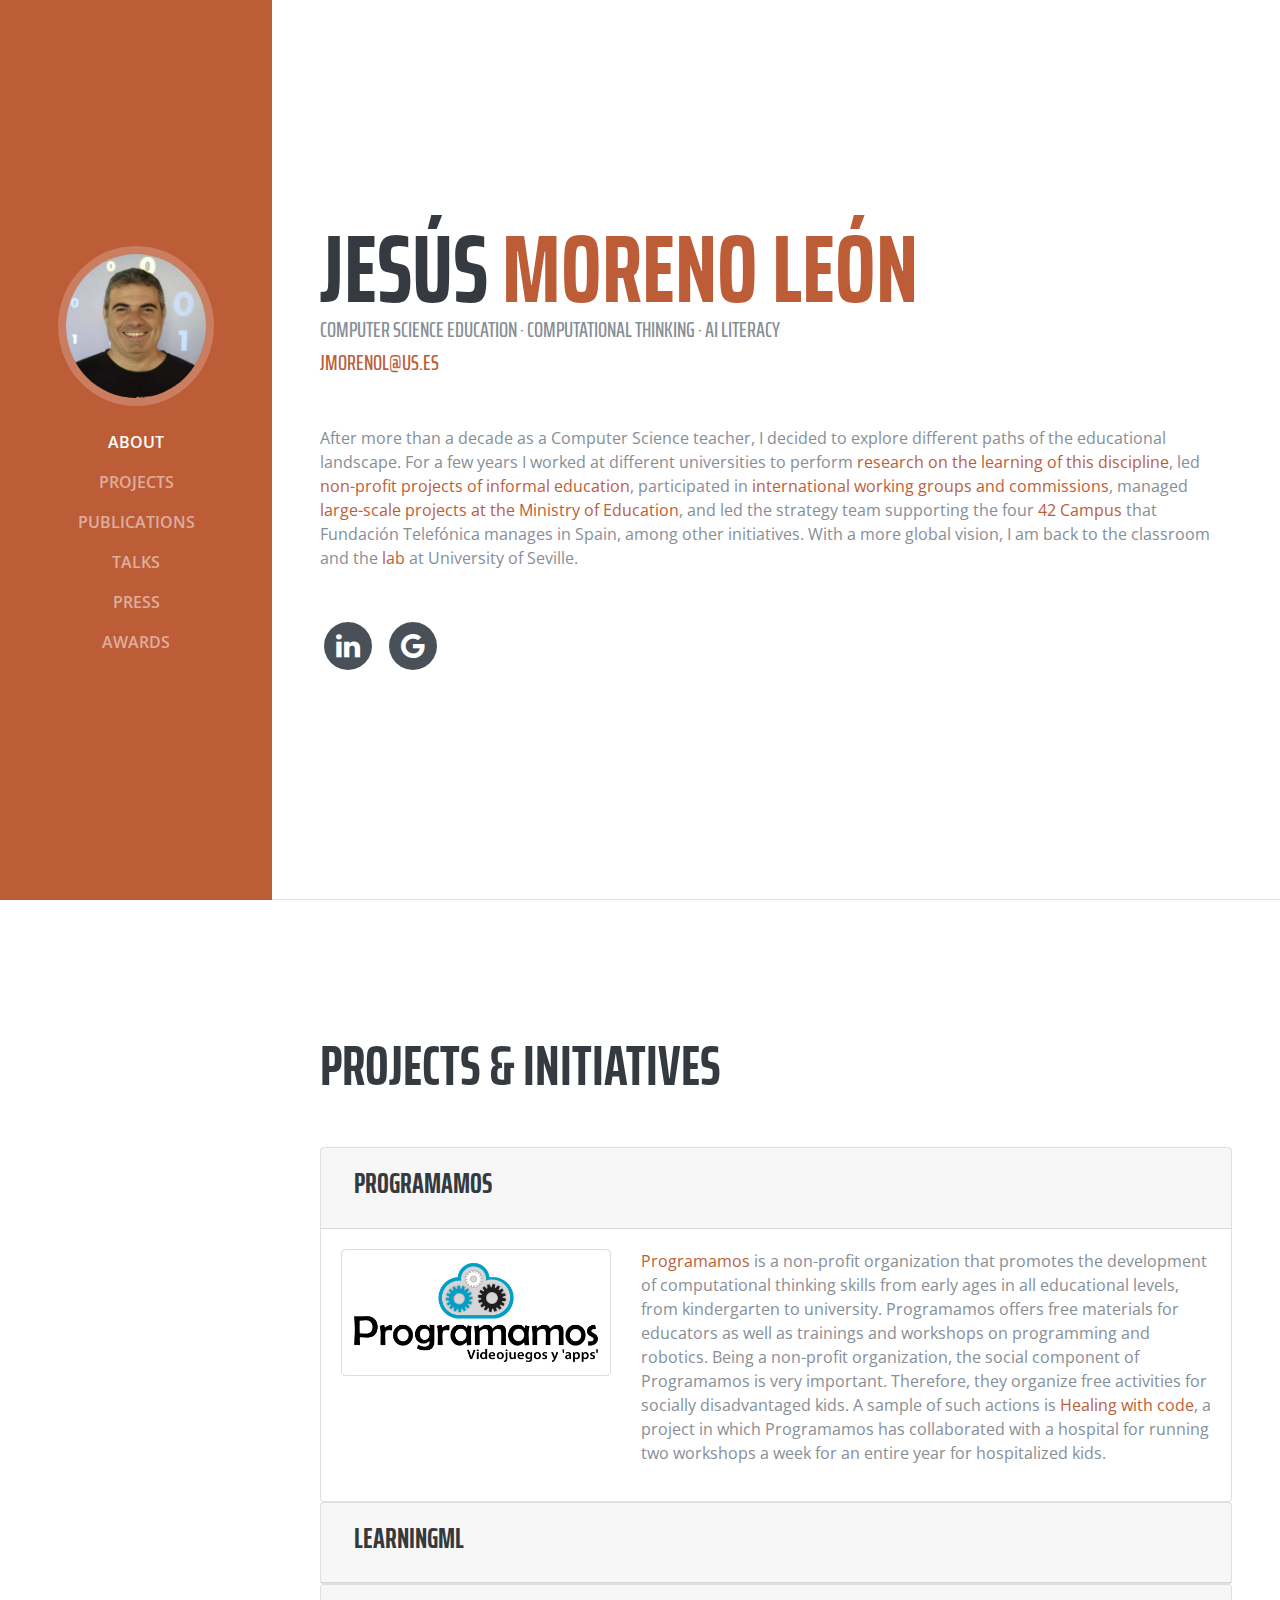
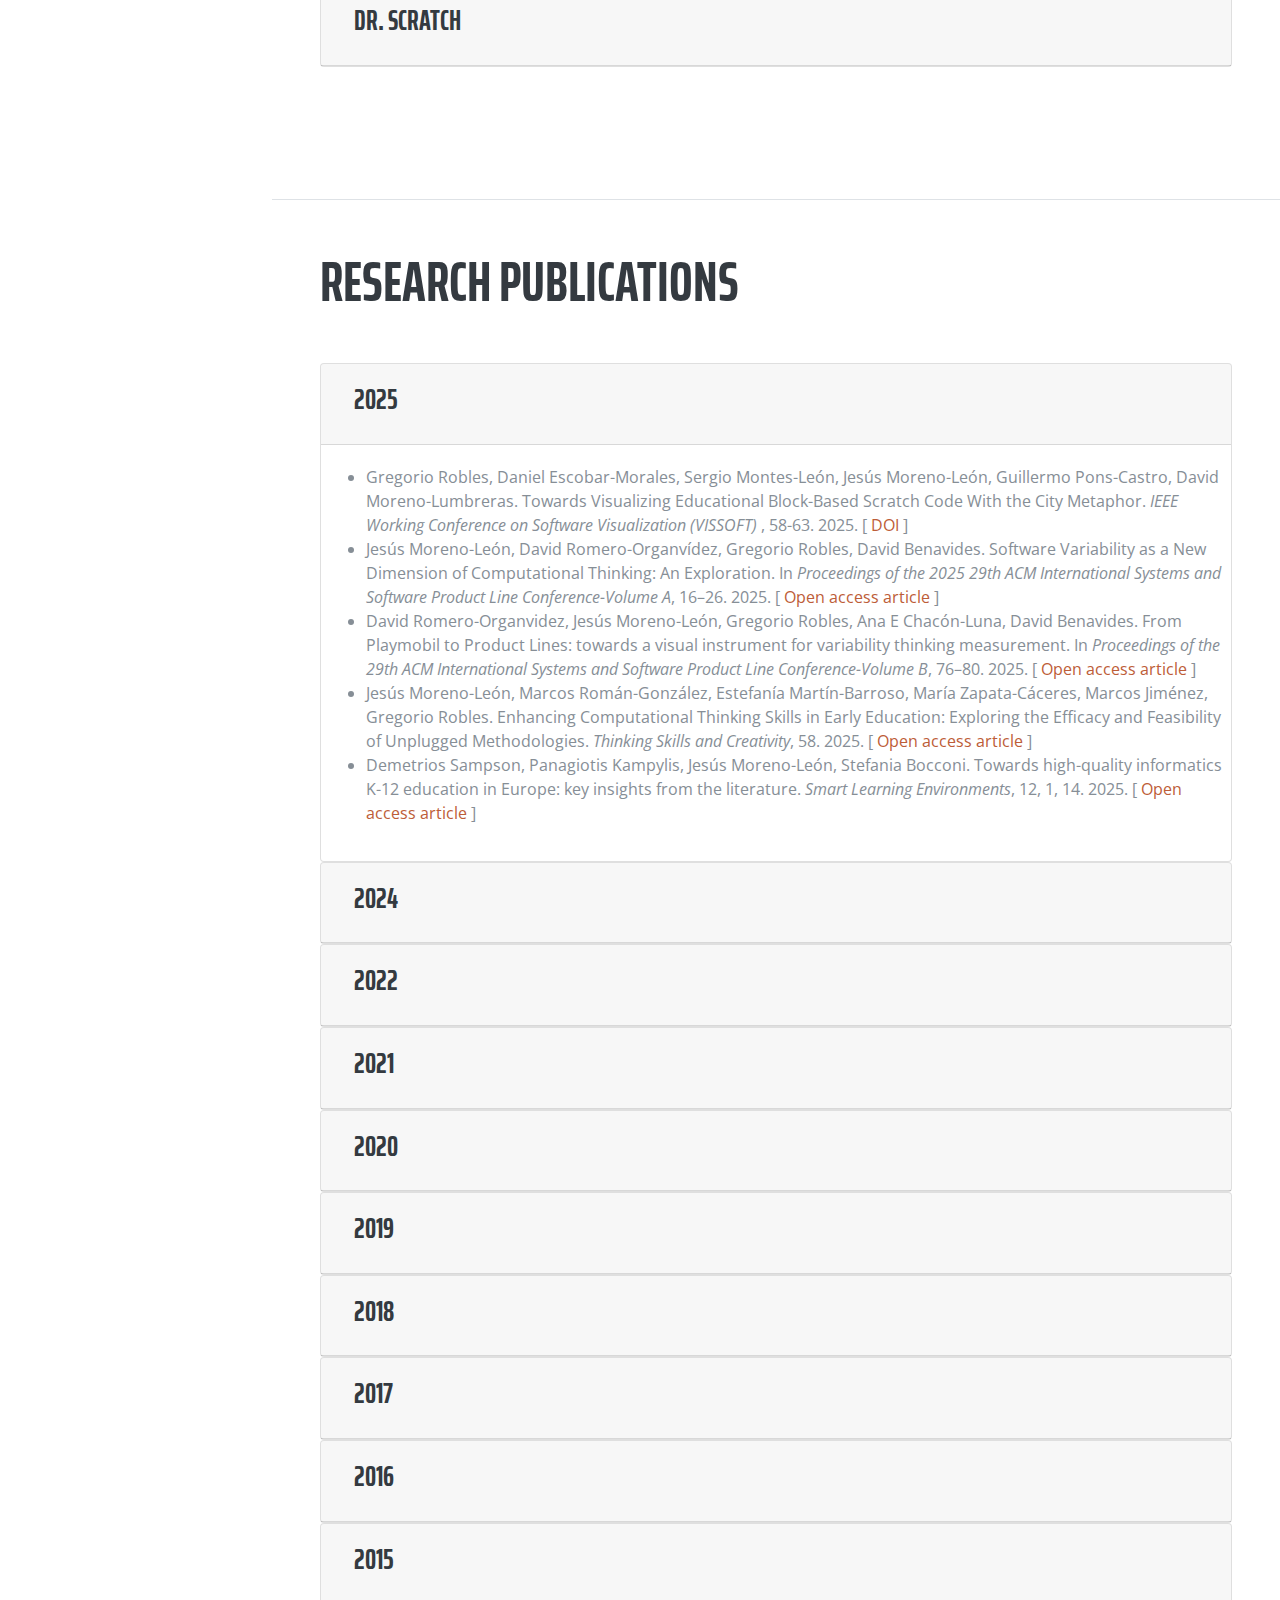
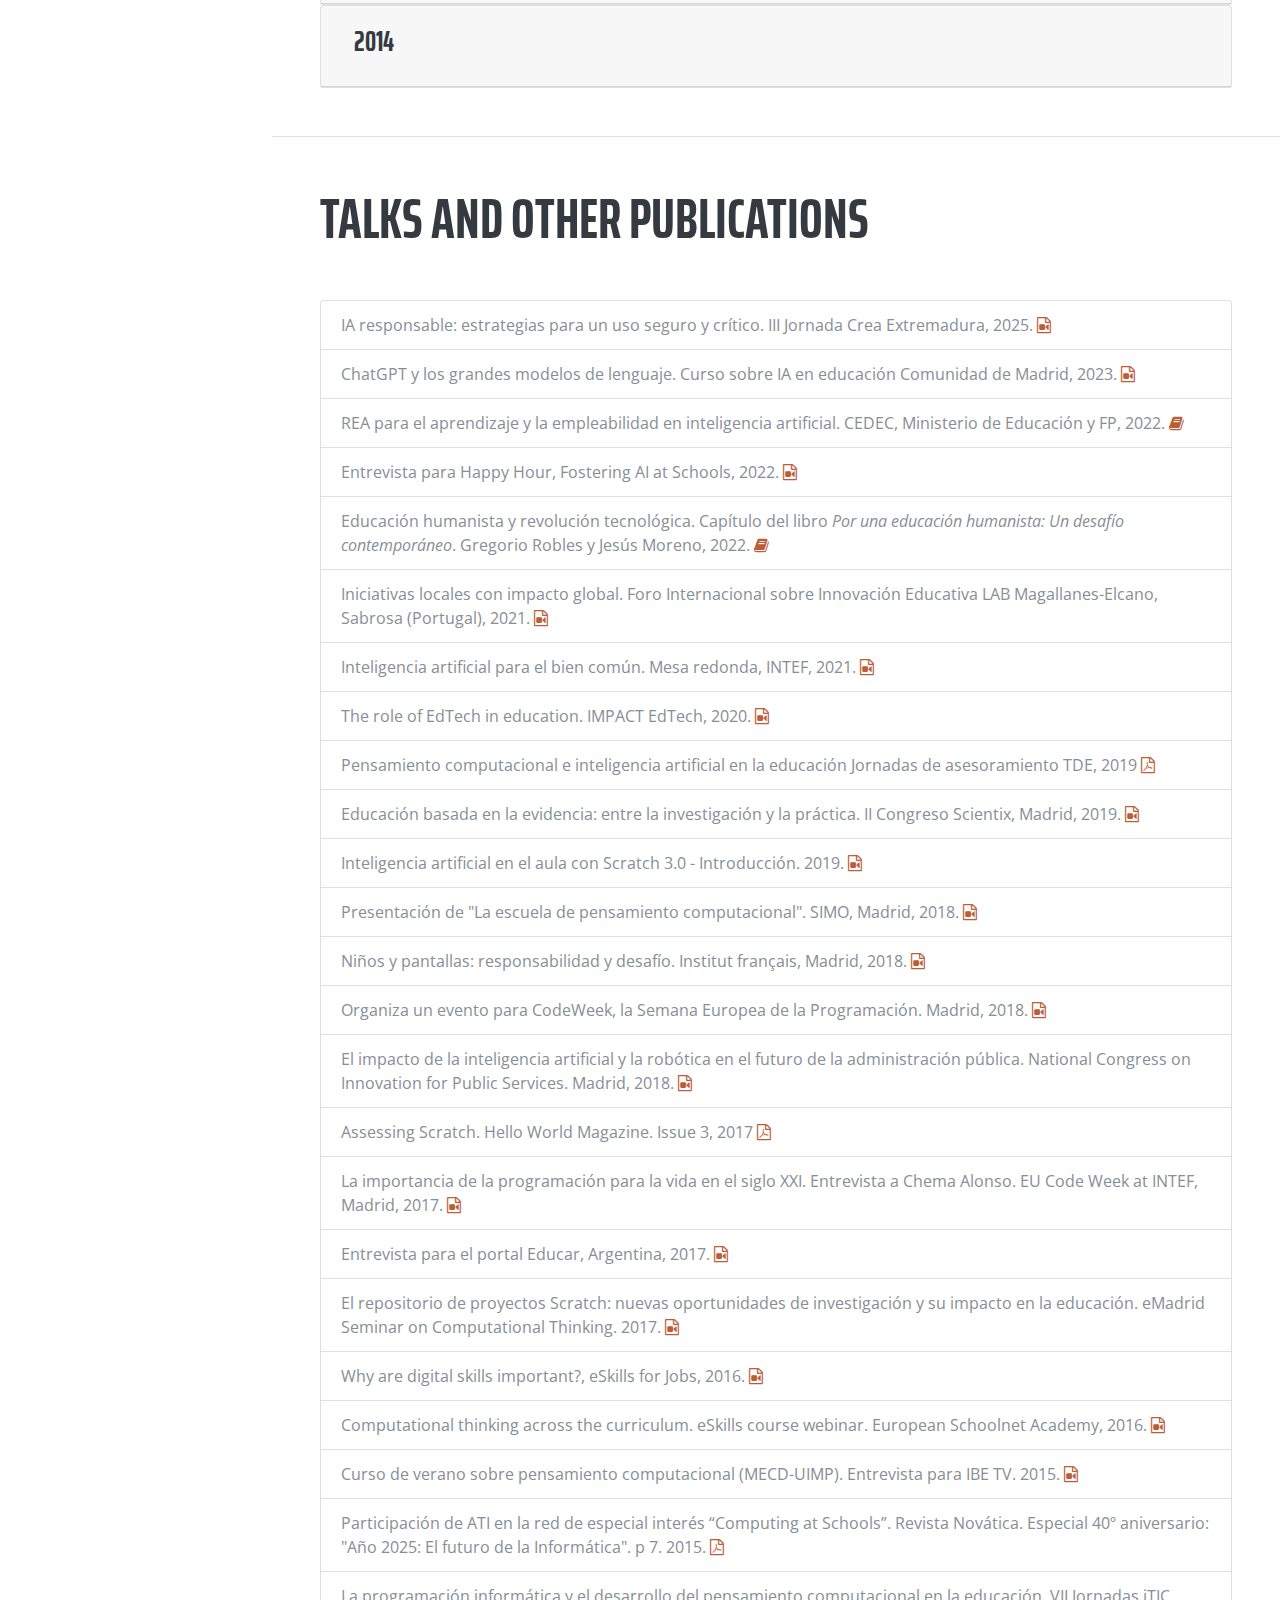
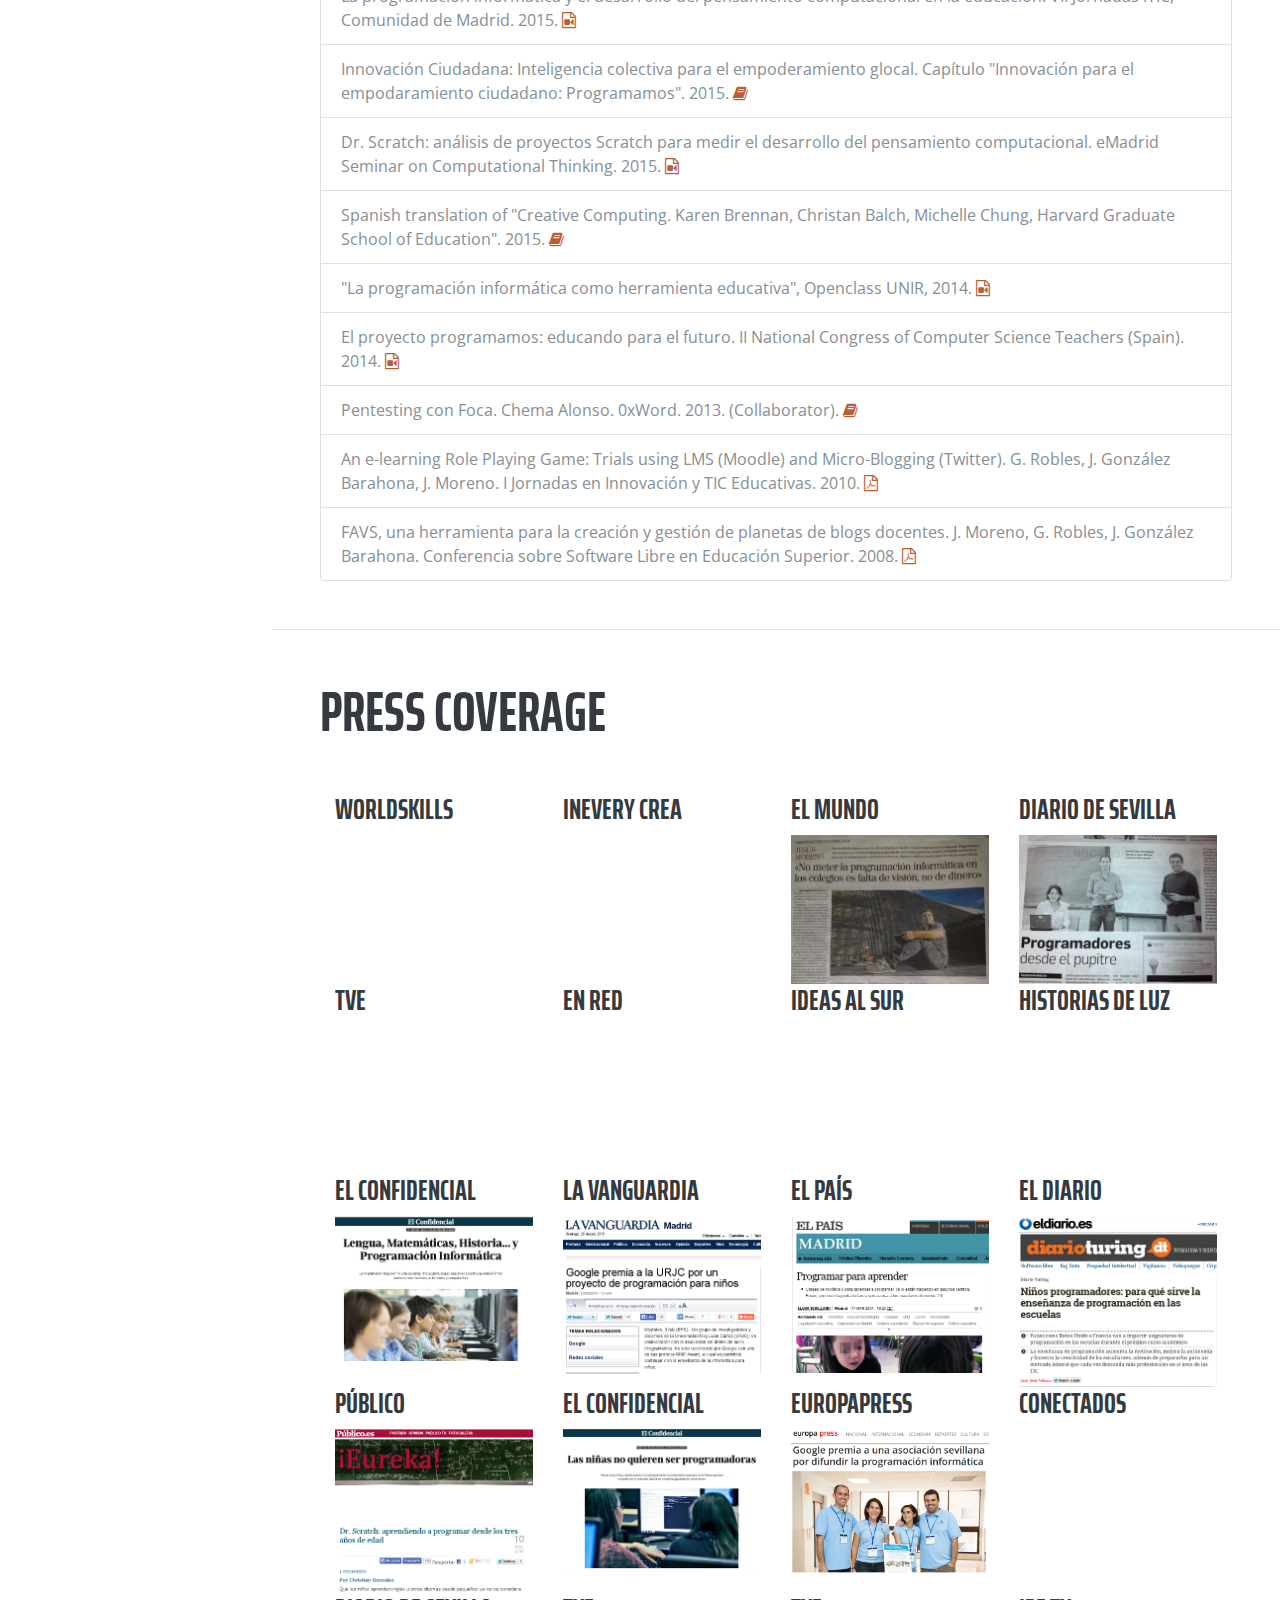
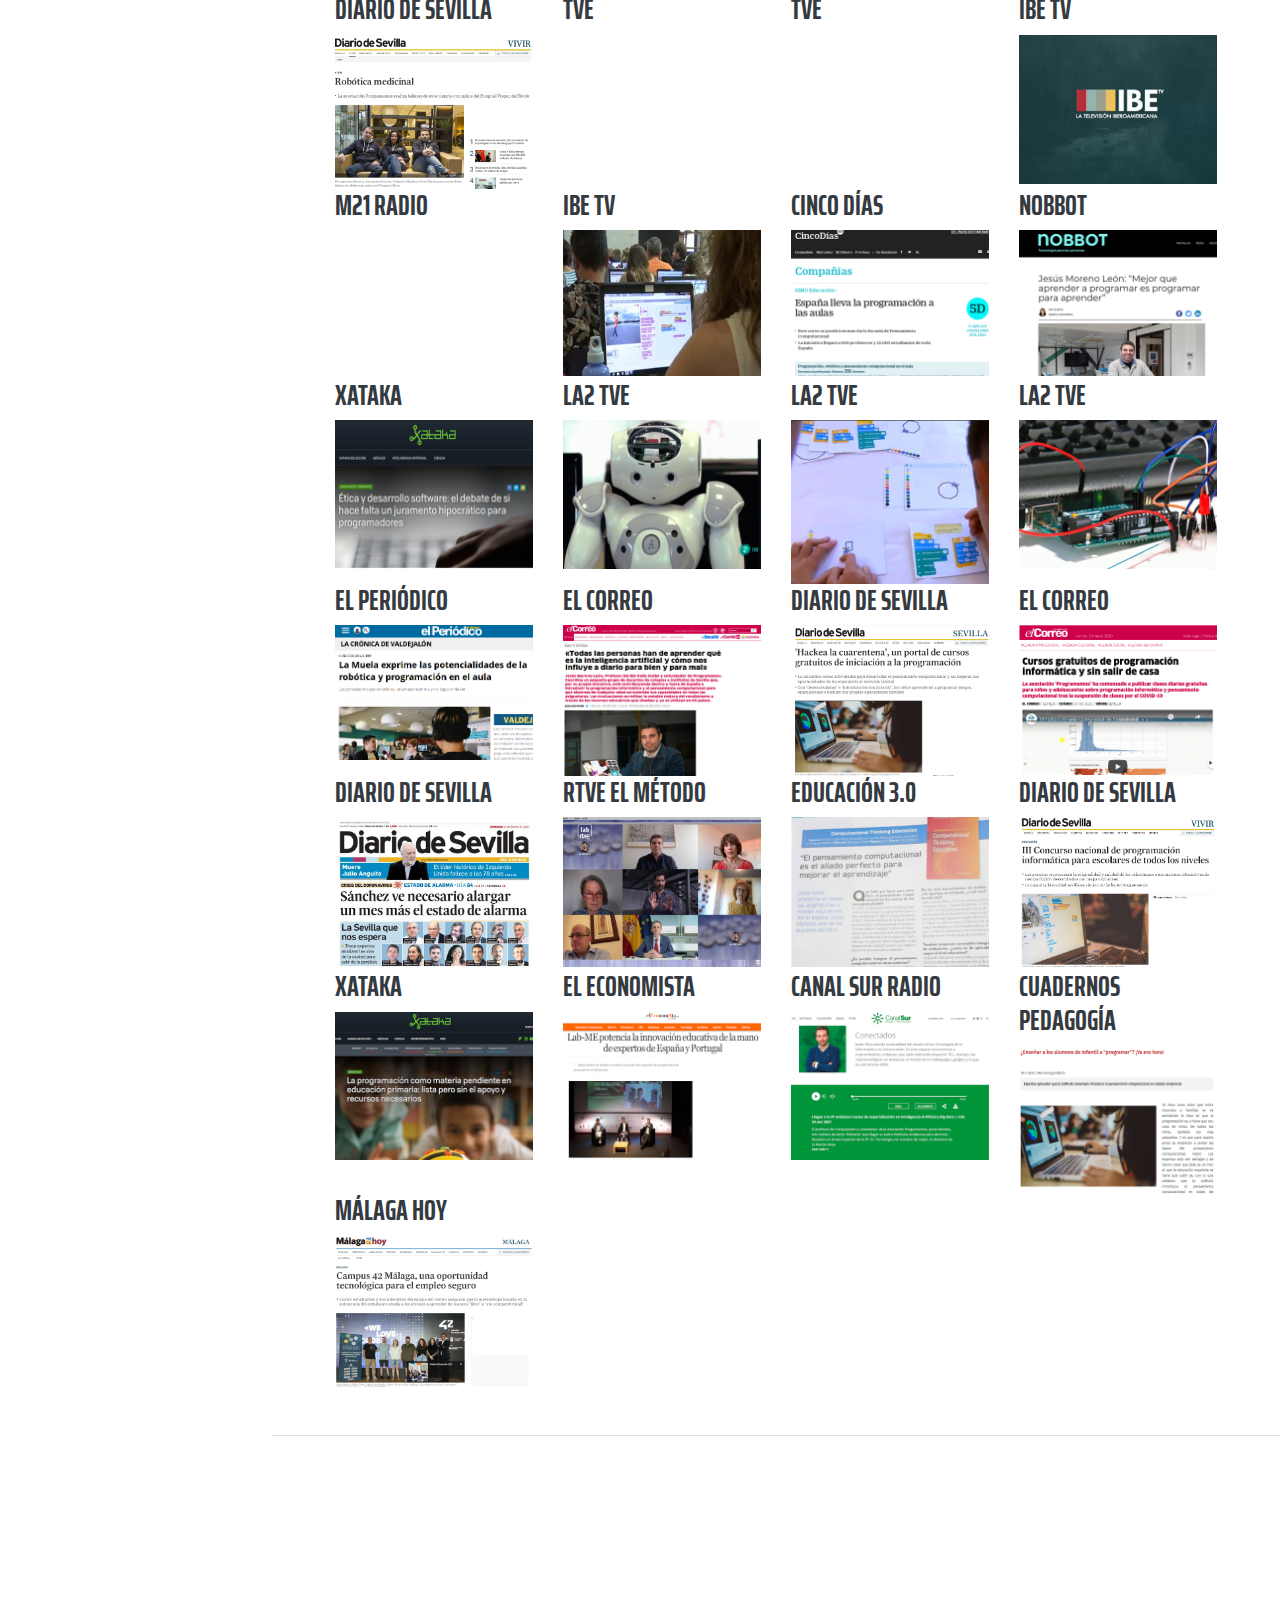
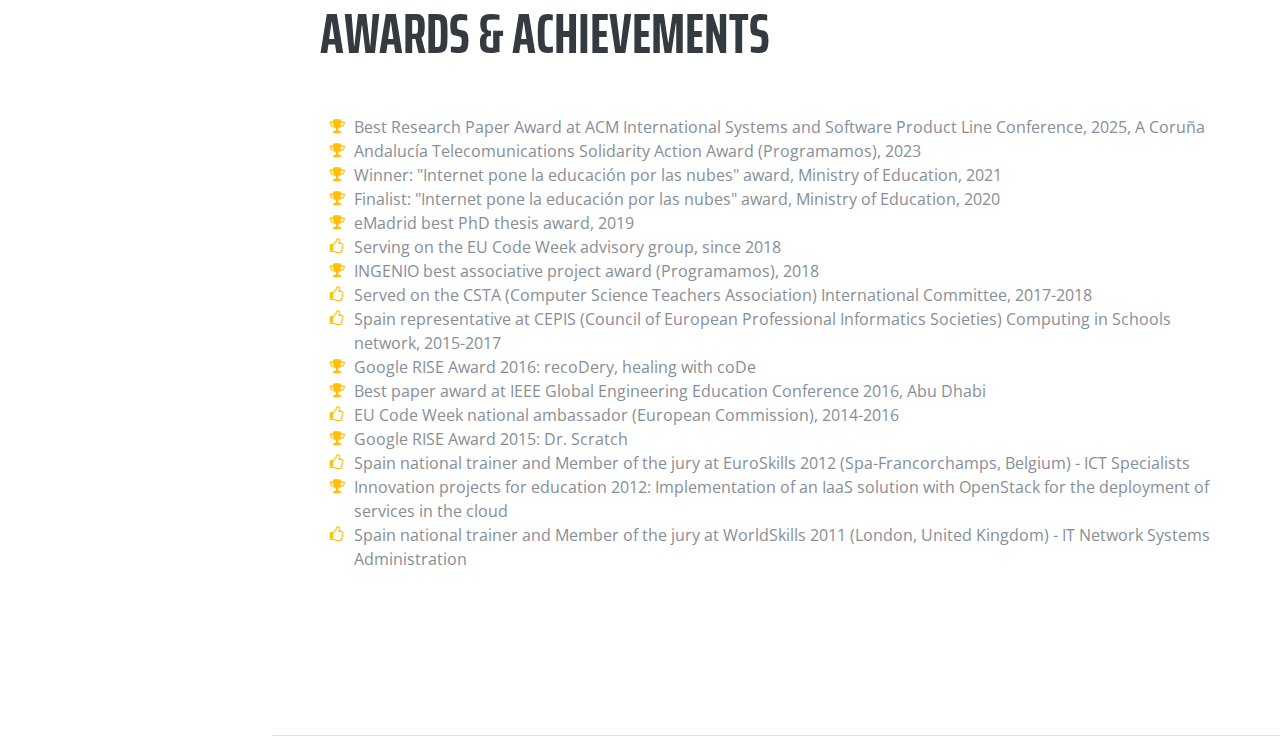
<file: index.html>
<!DOCTYPE html>
<html lang="en">

<head>

  <meta charset="utf-8">
  <meta name="viewport" content="width=device-width, initial-scale=1, shrink-to-fit=no">
  <meta name="description"
    content="Jesús Moreno León - Personal website. With information on publications, talks, press coverage and contact details, among other things.">
  <meta name="author" content="Jesús Moreno León">

  <title>Moreno León, Jesús - Personal website</title>

  <!-- Bootstrap core CSS -->
  <link href="vendor/bootstrap/css/bootstrap.min.css" rel="stylesheet">

  <!-- Custom fonts for this template -->
  <link href="https://fonts.googleapis.com/css?family=Saira+Extra+Condensed:100,200,300,400,500,600,700,800,900"
    rel="stylesheet">
  <link href="https://fonts.googleapis.com/css?family=Open+Sans:300,300i,400,400i,600,600i,700,700i,800,800i"
    rel="stylesheet">
  <link href="vendor/font-awesome/css/font-awesome.min.css" rel="stylesheet">
  <link href="vendor/devicons/css/devicons.min.css" rel="stylesheet">
  <link href="vendor/simple-line-icons/css/simple-line-icons.css" rel="stylesheet">

  <!-- Custom styles for this template -->
  <link href="css/resume.min.css" rel="stylesheet">

</head>

<body id="page-top">

  <nav class="navbar navbar-expand-lg navbar-dark bg-primary fixed-top" id="sideNav">
    <a class="navbar-brand js-scroll-trigger" href="#page-top">
      <span class="d-block d-lg-none">JeMoLe's website</span>
      <span class="d-none d-lg-block">
        <img class="img-fluid img-profile rounded-circle mx-auto mb-2" src="img/jemole_pov.jpg"
          alt="Jesús Moreno León working on his laptop during EU Code week - trabajando en su portátil durante EU Code Week">
      </span>
    </a>
    <button class="navbar-toggler" type="button" data-toggle="collapse" data-target="#navbarSupportedContent"
      aria-controls="navbarSupportedContent" aria-expanded="false" aria-label="Toggle navigation">
      <span class="navbar-toggler-icon"></span>
    </button>
    <div class="collapse navbar-collapse" id="navbarSupportedContent">
      <ul class="navbar-nav">
        <li class="nav-item">
          <a class="nav-link js-scroll-trigger" href="#about">About</a>
        </li>
        <li class="nav-item">
          <a class="nav-link js-scroll-trigger" href="#projects">Projects</a>
        </li>
        <li class="nav-item">
          <a class="nav-link js-scroll-trigger" href="#publications">Publications</a>
        </li>
        <li class="nav-item">
          <a class="nav-link js-scroll-trigger" href="#talks">Talks</a>
        </li>
        <li class="nav-item">
          <a class="nav-link js-scroll-trigger" href="#media">Press</a>
        </li>
        <li class="nav-item">
          <a class="nav-link js-scroll-trigger" href="#awards">Awards</a>
        </li>
      </ul>
    </div>
  </nav>

  <div class="container-fluid p-0">

    <section class="resume-section p-3 p-lg-5 d-flex d-column" id="about">
      <div class="my-auto">
        <h1 class="mb-0">Jesús
          <span class="text-primary">Moreno León</span>
        </h1>
        <div class="subheading mb-5">Computer science education · Computational Thinking · AI literacy <br>
          <a href="mailto:jmorenol@us.es">jmorenol@us.es</a>
        </div>
        <p class="mb-5">After more than a decade as a Computer Science teacher, I decided to explore different paths
          of the educational landscape. For a few years I worked at different universities to perform <a
            href="https://www.researchgate.net/publication/323812423_On_the_Development_of_Computational_Thinking_Skills_in_Schools_through_Computer_Programming_with_Scratch"
            target="_blank">research on the learning of this discipline</a>, led <a href="http://programamos.es"
            target="_blank">non-profit projects of informal education</a>, participated in <a href="http://codeweek.eu"
            target="_blank">international working groups and commissions</a>, managed <a
            href="https://intef.es/tecnologia-educativa/pensamiento-computacional/" target="_blank">large-scale projects
            at the Ministry of Education</a>, and led the strategy team supporting the four <a href="https://www.fundaciontelefonica.com/empleabilidad/campus-42/" target="_blank">42 Campus</a> 
            that Fundación Telefónica manages in Spain, among other initiatives. 
            With a more global vision, I am back to the classroom and the <a href="https://www.diversolab.us.es/" target="_blank">lab</a> at University of Seville.
        </p>
        <ul class="list-inline list-social-icons mb-0">
          <li class="list-inline-item">
            <a href="https://es.linkedin.com/in/morenoleonjesus" target="_blank">
              <span class="fa-stack fa-lg">
                <i class="fa fa-circle fa-stack-2x"></i>
                <i class="fa fa-linkedin fa-stack-1x fa-inverse"></i>
              </span>
            </a>
          </li>
          <li class="list-inline-item">
            <a href="https://scholar.google.com/citations?user=ADmHd7sAAAAJ&hl=es" target="_blank">
              <span class="fa-stack fa-lg">
                <i class="fa fa-circle fa-stack-2x"></i>
                <i class="fa fa-google fa-stack-1x fa-inverse"></i>
              </span>
            </a>
          </li>
        </ul>
      </div>
    </section>

    <section class="resume-section p-3 p-lg-5 d-flex flex-column" id="projects">
      <div class="my-auto">
        <h2 class="mb-5">Projects & initiatives</h2>

        <div id="accordion">
          <div class="card">
            <div class="card-header" id="headingOne">
              <h4 class="mb-0">
                <button class="btn btn-link" data-toggle="collapse" data-target="#collapseOne" aria-expanded="true"
                  aria-controls="collapseOne">
                  <h3>Programamos</h3>
                </button>
              </h4>
            </div>

            <div id="collapseOne" class="collapse show" aria-labelledby="headingOne" data-parent="#accordion">
              <div class="card-body">
                <div class="row">
                  <div class="col-sm-4">
                    <a href="https://programamos.es/" target="_blank"><img src="img/ProgramamosLogo.png"
                        class="img-responsive img-thumbnail" alt="Programamos" max-width="100px" width="100%"></a>
                  </div>
                  <div class="col-sm-8">
                    <p><a href="https://programamos.es/" target="_blank">Programamos</a> is a non-profit organization
                      that promotes the development of computational thinking skills from early ages in all educational
                      levels, from kindergarten to university. Programamos offers free materials for educators as well
                      as trainings and workshops on programming and robotics. Being a non-profit organization, the
                      social component of Programamos is very important. Therefore, they organize free activities for
                      socially disadvantaged kids. A sample of such actions is <a
                        href="https://medium.com/scratchteam-blog/healing-with-code-8fcb38900d8b"
                        target="_blank">Healing with code</a>, a project in which Programamos has collaborated with a
                      hospital for running two workshops a week for an entire year for hospitalized kids.</p>
                  </div>
                </div>
              </div>
            </div>
          </div>
          <div class="card">
            <div class="card-header" id="headingTwo">
              <h4 class="mb-0">
                <button class="btn btn-link collapsed" data-toggle="collapse" data-target="#collapseTwo"
                  aria-expanded="false" aria-controls="collapseTwo">
                  <h3>LearningML</h3>
                </button>
              </h4>
            </div>
            <div id="collapseTwo" class="collapse" aria-labelledby="headingTwo" data-parent="#accordion">
              <div class="card-body">
                <div class="row">
                  <div class="col-sm-4">
                    <a href="https://learningml.org/" target="_blank"><img src="img/learningML.png"
                        class="img-responsive img-thumbnail" alt="LearningML" max-width="100px" width="100%"></a>
                  </div>
                  <div class="col-sm-8">
                    <p><a href="https://learningml.org/" target="_blank">LearningML</a> is an educational platform for
                      teaching and learning about one of the most widely used artificial intelligence techniques today:
                      machine learning. The tool greatly facilitates the construction of machine learning models, since
                      it focuses on the fundamentals and hides the most complex aspects. In three simple steps you can
                      obtain a machine learning model both from text or images sets. LarningML also includes a
                      programming environment, based on Scratch, where you can program applications that make use of
                      your machine learning models. LearningML is developed by <a href="http://juandarodriguez.es/"
                        target="_blank">Juan David Rodríguez García</a> and the <a href="https://kgblll.github.io/"
                        target="_blank"> KGBL3 research group</a>.</p>
                  </div>
                </div>
              </div>
            </div>
          </div>
          <div class="card">
            <div class="card-header" id="headingThree">
              <h4 class="mb-0">
                <button class="btn btn-link collapsed" data-toggle="collapse" data-target="#collapseThree"
                  aria-expanded="false" aria-controls="collapseThree">
                  <h3>Dr. Scratch</h3>
                </button>
              </h4>
            </div>
            <div id="collapseThree" class="collapse" aria-labelledby="headingThree" data-parent="#accordion">
              <div class="card-body">
                <div class="row">
                  <div class="col-sm-4">
                    <a href="http://drscratch.org/" target="_blank"><img src="img/drscratchlogo.png"
                        class="img-responsive img-thumbnail" alt="Dr. Scratch" max-width="100px" width="100%"></a>
                  </div>
                  <div class="col-sm-8">
                    <p><a href="http://drscratch.org/" target="_blank">Dr. Scratch</a> is a web application that enables
                      teachers and students to automatically analyze projects created with <a
                        href="https://scratch.mit.edu" target="_blank">Scratch</a>, the most used programming language
                      in primary and secondary education. The tool provides feedback aiming to support learners to
                      improve their code and develop their computational thinking skills. Dr. Scratch is used worldwide
                      by students, educators, goverments, researchers and non-prift organizations to evaluate and assess
                      programming interventions. The tool is developed by the <a href="https://kgblll.github.io/"
                        target="_blank"> KGBL3 research group</a></p>
                  </div>
                </div>
              </div>
            </div>
          </div>
        </div>

      </div>
    </section>

    <section class="resume-section p-3 p-lg-5 d-flex flex-column" id="publications">
      <div class="my-auto">
        <h2 class="mb-5">Research publications</h2>

        <div id="accordion2">

          <div class="card">
            <div class="card-header" id="headingZero2">
              <h4 class="mb-0">
                <button class="btn btn-link" data-toggle="collapse" data-target="#collapseZero2" aria-expanded="true"
                  aria-controls="collapseZero2">
                  <h3>2025</h3>
                </button>
              </h4>
            </div>
            <div id="collapseZero2" class="collapse show" aria-labelledby="headingZero2" data-parent="#accordion2">
              <div class="card-body">
                <div class="row">
                  <ul class="ul">
                    <li>
                      Gregorio Robles, Daniel Escobar-Morales, Sergio Montes-León, Jesús Moreno-León, Guillermo Pons-Castro, David Moreno-Lumbreras.
                      Towards Visualizing Educational Block-Based Scratch Code With the City Metaphor.
                      <em> IEEE Working Conference on Software Visualization (VISSOFT)  </em>, 58-63. 2025.
                      [&nbsp;<a href="https://ieeexplore.ieee.org/abstract/document/11175659" target="_blank">DOI</a>&nbsp;]
                    </li>
                    <li>
                      Jesús Moreno-León, David Romero-Organvídez, Gregorio Robles, David Benavides.
                      Software Variability as a New Dimension of Computational Thinking: An Exploration. In
                      <em>Proceedings of the 2025 29th ACM International Systems and Software Product Line Conference-Volume A</em>, 16–26. 2025.
                      [&nbsp;<a href="https://dl.acm.org/doi/full/10.1145/3744915.3748459"                         target="_blank">Open access article</a>&nbsp;]
                    </li>
                    <li>
                      David Romero-Organvidez, Jesús Moreno-León, Gregorio Robles, Ana E Chacón-Luna, David Benavides.
                      From Playmobil to Product Lines: towards a visual instrument for variability thinking measurement. In
                      <em>Proceedings of the 29th ACM International Systems and Software Product Line Conference-Volume B</em>, 76–80. 2025.
                      [&nbsp;<a href="https://dl.acm.org/doi/full/10.1145/3748269.3749380"                         target="_blank">Open access article</a>&nbsp;]
                    </li>
                    <li>
                      Jesús Moreno-León, Marcos Román-González, Estefanía Martín-Barroso, María Zapata-Cáceres, Marcos Jiménez, Gregorio Robles.
                      Enhancing Computational Thinking Skills in Early Education: Exploring the Efficacy and Feasibility of Unplugged Methodologies.
                      <em>Thinking Skills and Creativity</em>, 58. 2025.
                      [&nbsp;<a href="https://www.sciencedirect.com/science/article/abs/pii/S1871187125001282"                         target="_blank">Open access article</a>&nbsp;]
                    </li>
                    <li>
                      Demetrios Sampson, Panagiotis Kampylis, Jesús Moreno-León, Stefania Bocconi.
                      Towards high-quality informatics K-12 education in Europe: key insights from the literature.
                      <em>Smart Learning Environments</em>, 12, 1, 14. 2025.
                      [&nbsp;<a href="https://link.springer.com/article/10.1186/s40561-025-00366-5"                         target="_blank">Open access article</a>&nbsp;]
                    </li>
                  </ul>
                </div>
              </div>
            </div>
          </div>


          <div class="card">
            <div class="card-header" id="heading2024">
              <h4 class="mb-0">
                <button class="btn btn-link collapsed" data-toggle="collapse" data-target="#collapse2024" aria-expanded="false"
                  aria-controls="collapse2024">
                  <h3>2024</h3>
                </button>
              </h4>
            </div>
            <div id="collapse2024" class="collapse" aria-labelledby="heading2024" data-parent="#accordion2">
              <div class="card-body">
                <div class="row">
                  <ul class="ul">
                    <li>
                      Marcos Jiménez, María Zapata-Cáceres, Marcos Román-González, Gregorio Robles, Jesús Moreno-León & Estefanía Martín-Barroso. 
                      Computational Concepts and their Assessment in Preschool Students: An Empirical Study.
                      <em> Journal of Science Education and Technology  </em>, 33, 998–1020. 2024.
                      [&nbsp;<a href="https://link.springer.com/article/10.1007/s10956-024-10142-8" target="_blank">DOI</a>&nbsp;]
                    </li>
                    <li>
                      Jesús Moreno-León, David Romero-Organvídez, Gregorio Robles, David Benavides.
                      Software Variability as a New Dimension of Computational Thinking: An Exploration. In
                      <em>Proceedings of the 2025 29th ACM International Systems and Software Product Line Conference-Volume A</em>, 16–26. 2025.
                      [&nbsp;<a href="https://dl.acm.org/doi/abs/10.1145/3744915.3748459"                         target="_blank">Open access article</a>&nbsp;]
                    </li>
                  </ul>
                </div>
              </div>
            </div>
          </div>


          <div class="card">
            <div class="card-header" id="heading2022">
              <h4 class="mb-0">
                <button class="btn btn-link collapsed" data-toggle="collapse" data-target="#collapse2022" aria-expanded="false"
                  aria-controls="collapse2022">
                  <h3>2022</h3>
                </button>
              </h4>
            </div>
            <div id="collapse2022" class="collapse" aria-labelledby="heading2022" data-parent="#accordion2">
              <div class="card-body">
                <div class="row">
                  <ul class="ul">
                    <li>
                      Marcos Rom&aacute;n-Gonz&aacute;lez, Jes&uacute;s Moreno-Le&oacute;n and Gregorio Robles.
                      Toward a Theory (and Practice) of Multiple Computational Thinkings.
                      In
                      <em> Computational Thinking Education in K–12: Artificial Intelligence Literacy and Physical Computing </em>, pages 71--102. MIT Press, 2022.
                      [&nbsp;<a href="https://direct.mit.edu/books/oa-edited-volume/5312/chapter/3788886/Toward-a-Theory-and-Practice-of-Multiple" target="_blank">Open
                        access chapter</a>&nbsp;]
                    </li>
                    <li>
                      Jes&uacute;s Moreno-Le&oacute;n, Cristian Chushig and Gregorio Robles. 
                      Modeling At School – On the Benefits and Skill Development of the Use of Modeling Diagrams at School. 
                      <em> 2022 IEEE Global Engineering Education Conference (EDUCON)</em>, 2022, pp. 451-457.
                      [&nbsp;<a href="https://doi.org/10.1109/EDUCON52537.2022.9766646" target="_blank">DOI</a>&nbsp;|
                      <a href="https://www.researchgate.net/publication/360545210_Modeling_At_School_-_On_the_Benefits_and_Skill_Development_of_the_Use_of_Modeling_Diagrams_at_School"
                        target="_blank">Draft copy</a>&nbsp;]
                    </li>
                  </ul>
                </div>
              </div>
            </div>
          </div>

          <div class="card">
            <div class="card-header" id="heading2021">
              <h4 class="mb-0">
                <button class="btn btn-link collapsed" data-toggle="collapse" data-target="#collapse2021" aria-expanded="false"
                  aria-controls="collapse2021">
                  <h3>2021</h3>
                </button>
              </h4>
            </div>
            <div id="collapse2021" class="collapse" aria-labelledby="heading2021" data-parent="#accordion2">
              <div class="card-body">
                <div class="row">
                  <ul class="ul">
                    <li>Juan David Rodr&iacute;guez-Garc&iacute;a, Jes&uacute;s Moreno-Le&oacute;n, Marcos
                      Rom&aacute;n-Gonz&aacute;lez and Gregorio Robles.
                      Evaluation of an Online Intervention to Teach Artificial Intelligence with LearningML to 10-16-Year-Old Students.
                      <em>SIGCSE '21: Proceedings of the 52nd ACM Technical Symposium on Computer Science Education</em>, pages 177–183, 2021.
                      [&nbsp;<a href="jml_bib.html#SIGCSE21IA">bib</a>&nbsp;|
                      <a href="https://doi.org/10.1145/3408877.3432393" target="_blank">DOI</a>&nbsp;|
                      <a href="https://www.researchgate.net/publication/344744220_Evaluation_of_an_Online_Intervention_to_Teach_Artificial_Intelligence_With_LearningML_to_10-16-Year-Old_Students" target="_blank">Draft
                        copy</a>&nbsp;]</li>
                      <li>Jes&uacute;s Moreno-Le&oacute;n, Marcos Rom&aacute;n-Gonz&aacute;lez, Ram&oacute;n Garc&iacute;a and Gregorio Robles.
                        Coding to learn Mathematics in 5th grade: Implementation of the ScratchMaths project in Spain.
                        <em>RED. Revista de Educación a Distancia, 21(68)</em>.
                        [&nbsp;<a href="https://dx.doi.org/10.6018/red.485441" target="_blank">DOI</a>&nbsp;|
                        <a href="https://www.researchgate.net/publication/357118023_Coding_to_learn_Mathematics_in_5th_grade_Implementation_of_the_ScratchMaths_project_in_Spain" target="_blank">Draft
                        copy</a>&nbsp;]</li>  
                      <li>Jesennia Cardenas-Cobo, Amilkar Puris, Pavel Novoa-Hernandez, Agueda Parra-Jimenez, Jes&uacute;s Moreno-Le&oacute;n and David Benavides.
                        Using Scratch to Improve Learning Programming in College Students: A Positive Experience from a Non-WEIRD Country.
                        <em>Electronics 2021, 10</em>, 1180.
                        [&nbsp;<a href="https://www.mdpi.com/2079-9292/10/10/1180" target="_blank">DOI</a>
                        &nbsp;]</li>    
                  </ul>
                </div>
              </div>
            </div>
          </div>



          <div class="card">
            <div class="card-header" id="headingOne2">
              <h4 class="mb-0">
                <button class="btn btn-link collapsed" data-toggle="collapse" data-target="#collapseOne2" aria-expanded="false"
                  aria-controls="collapseOne2">
                  <h3>2020</h3>
                </button>
              </h4>
            </div>
            <div id="collapseOne2" class="collapse" aria-labelledby="headingOne2" data-parent="#accordion2">
              <div class="card-body">
                <div class="row">
                  <ul class="ul">
                    <li>Juan David Rodr&iacute;guez-Garc&iacute;a, Jes&uacute;s Moreno-Le&oacute;n, Marcos
                      Rom&aacute;n-Gonz&aacute;lez and Gregorio Robles.
                      LearningML: A Tool to Foster Computational Thinking Skills Through Practical Artificial
                      Intelligence Projects.
                      <em>Revista De Educación a Distancia</em>(63), 2020.
                      [&nbsp;<a href="jml_bib.html#RED20LearningML">bib</a>&nbsp;|
                      <a href="https://doi.org/10.6018/red.410121" target="_blank">DOI</a>&nbsp;|
                      <a href="https://revistas.um.es/red/article/view/410121/281331" target="_blank">Draft
                        copy</a>&nbsp;]</li>
                    <li>Jes&uacute;s Moreno-Le&oacute;n, Gregorio Robles, and Marcos Rom&aacute;n-Gonz&aacute;lez.
                      Towards data-driven learning paths to develop computational thinking
                      with Scratch.
                      <em>IEEE Transactions on Emerging Topics in Computing</em>, vol. 8, no. 1, pp. 193-205, 1
                      Jan.-March 2020.
                      [&nbsp;<a href="jml_bib.html#7999170">bib</a>&nbsp;|
                      <a href="http://dx.doi.org/10.1109/TETC.2017.2734818" target="_blank">DOI</a>&nbsp;|
                      <a href="https://www.researchgate.net/publication/318843847_Towards_Data-Driven_Learning_Paths_to_Develop_Computational_Thinking_with_Scratch"
                        target="_blank">Draft copy</a>&nbsp;]</li>
                  </ul>
                </div>
              </div>
            </div>
          </div>
          <div class="card">
            <div class="card-header" id="headingTwo2">
              <h4 class="mb-0">
                <button class="btn btn-link collapsed" data-toggle="collapse" data-target="#collapseTwo2"
                  aria-expanded="false" aria-controls="collapseTwo2">
                  <h3>2019</h3>
                </button>
              </h4>
            </div>
            <div id="collapseTwo2" class="collapse" aria-labelledby="headingTwo2" data-parent="#accordion2">
              <div class="card-body">
                <div class="row">
                  <ul class="ul">
                    <li>
                      Jes&uacute;s Moreno-Le&oacute;n, Gregorio Robles, Marcos Rom&aacute;n-Gonz&aacute;lez and Juan
                      David Rodr&iacute;guez-Garc&iacute;a.
                      Not the same: a text network analysis on computational thinking definitions to study its
                      relationship with computer programming.
                      <em>Revista Interuniversitaria De Investigación En Tecnología Educativa</em>, (7), 2019.
                      [&nbsp;<a href="jml_bib.html#Riite19Same">bib</a>&nbsp;|
                      <a href="https://doi.org/10.6018/riite.397151" target="_blank">DOI</a>&nbsp;|
                      <a href="https://www.researchgate.net/publication/338188953_Not_the_same_a_text_network_analysis_on_computational_thinking_definitions_to_study_its_relationship_with_computer_programming"
                        target="_blank">Draft copy</a>&nbsp;]
                    </li>
                    <li>Juan David Rodr&iacute;guez-Garc&iacute;a, Jes&uacute;s Moreno-Le&oacute;n, Marcos
                      Rom&aacute;n-Gonz&aacute;lez and Gregorio Robles.
                      Developing Computational Thinking at School with Machine Learning: An exploration. In
                      <em>2019 International Symposium on Computers in Education (SIIE),</em> Tomar, Portugal, 2019, pp.
                      1-6.
                      [&nbsp;<a href="jml_bib.html#Siie19ML">bib</a>&nbsp;|
                      <a href="https://doi.org/10.1109/SIIE48397.2019.8970124" target="_blank">DOI</a>&nbsp;|
                      <a href="https://www.researchgate.net/publication/337474585_Developing_Computational_Thinking_at_School_with_Machine_Learning_An_exploration"
                        target="_blank">Draft copy</a>&nbsp;]</li>
                    <li>
                      Marcos Rom&aacute;n-Gonz&aacute;lez, Jes&uacute;s Moreno-Le&oacute;n and Gregorio Robles.
                      Combining Assessment Tools for a Comprehensive Evaluation of Computational Thinking Interventions.
                      In
                      <em>Computational Thinking Education</em>, pages 69--78, 2019.
                      [&nbsp;<a href="jml_bib.html#CTEducationChapter">bib</a>&nbsp;|
                      <a href="https://link.springer.com/chapter/10.1007/978-981-13-6528-7_6" target="_blank">Open
                        access chapter</a>&nbsp;]
                    </li>
                  </ul>
                </div>
              </div>
            </div>
          </div>
          <div class="card">
            <div class="card-header" id="headingThree2">
              <h4 class="mb-0">
                <button class="btn btn-link collapsed" data-toggle="collapse" data-target="#collapseThree2"
                  aria-expanded="false" aria-controls="collapseThree2">
                  <h3>2018</h3>
                </button>
              </h4>
            </div>
            <div id="collapseThree2" class="collapse" aria-labelledby="headingThree2" data-parent="#accordion2">
              <div class="card-body">
                <div class="row">
                  <ul class="ul">
                    <li>
                      Marcos Rom&aacute;n-Gonz&aacute;lez, Juan-Carlos P&aacute;rez Gonz&aacute;lez, Jes&uacute;s
                      Moreno-Le&oacute;n and Gregorio Robles.
                      Can computational talent be detected? Predictive validity of the Computational Thinking Test
                      <em>International Journal of Child-Computer Interaction</em>, 18, pages 47--58, 2018.
                      [&nbsp;<a href="jml_bib.html#ROMANGONZALEZ201847">bib</a>&nbsp;|
                      <a href="https://doi.org/10.1016/j.ijcci.2018.06.004" target="_blank">DOI</a>&nbsp;]
                    </li>
                    <li>
                      Jes&uacute;s Moreno-Le&oacute;n, Marcos Rom&aacute;n-Gonz&aacute;lez and Gregorio Robles. On
                      computational thinking as a universal skill: A review of the latest research on this ability. In
                      <em> IEEE Global Engineering Education Conference (EDUCON)</em>, Tenerife, 2018, pp. 1684-1689.
                      [&nbsp;<a href="jml_bib.html#Educon18Universal">bib</a>&nbsp;|
                      <a href="https://doi.org/10.1109/EDUCON.2018.8363437" target="_blank">DOI</a>&nbsp;|
                      <a href="https://www.researchgate.net/publication/325352993_On_computational_thinking_as_a_universal_skill_A_review_of_the_latest_research_on_this_ability"
                        target="_blank">Draft copy</a>&nbsp;]
                    </li>
                    <li> Marcos Rom&aacute;n-Gonz&aacute;lez, Juan-Carlos P&aacute;rez-Gonz&aacute;lez, Jes&uacute;s
                      Moreno-Le&oacute;n, and Gregorio Robles.
                      Extending the nomological network of computational thinking with non-cognitive factors.
                      <em>Computers in Human Behavior</em>, 80:441--459,
                      2018.
                      [&nbsp;<a href="jml_bib.html#ROMANGONZALEZ2018441">bib</a>&nbsp;|
                      <a href="https://doi.org/10.1016/j.chb.2017.09.030" target="_blank">DOI</a>&nbsp;]
                    </li>
                  </ul>
                </div>
              </div>
            </div>
          </div>
          <div class="card">
            <div class="card-header" id="headingFour2">
              <h4 class="mb-0">
                <button class="btn btn-link collapsed" data-toggle="collapse" data-target="#collapseFour2"
                  aria-expanded="false" aria-controls="collapseFour2">
                  <h3>2017</h3>
                </button>
              </h4>
            </div>
            <div id="collapseFour2" class="collapse" aria-labelledby="headingFour2" data-parent="#accordion2">
              <div class="card-body">
                <div class="row">
                  <ul class="ul">
                    <li>Jes&uacute;s Moreno-Le&oacute;n, Marcos Rom&aacute;n-Gonz&aacute;lez, Casper Harteveld, and
                      Gregorio Robles.
                      On the automatic assessment of computational thinking skills: A
                      comparison with human experts.
                      In <em>Proceedings of the 2017 CHI Conference Extended Abstracts on
                        Human Factors in Computing Systems</em>, CHI EA '17, pages 2788--2795, New York,
                      NY, USA, 2017. ACM.
                      [&nbsp;<a href="jml_bib.html#Moreno2017CHI">bib</a>&nbsp;|
                      <a href="http://dx.doi.org/10.1145/3027063.3053216" target="_blank">DOI</a>&nbsp;|
                      <a href="https://www.researchgate.net/publication/316613934_On_the_Automatic_Assessment_of_Computational_Thinking_Skills_A_Comparison_with_Human_Experts"
                        target="_blank">Draft copy</a>&nbsp;]
                    </li>
                    <li>Marcos Rom&aacute;n-Gonz&aacute;lez, Jes&uacute;s Moreno-Le&oacute;n, and Gregorio Robles.
                      Complementary tools for computational thinking assessment.
                      In <em>CTE 2017: International Conference on Computational Thinking
                        Education 2017</em>, pages 154--159, July 2017.
                      [&nbsp;<a href="jml_bib.html#cte2017">bib</a>&nbsp;|
                      <a href="https://www.researchgate.net/publication/318469859_Complementary_Tools_for_Computational_Thinking_Assessment"
                        target="_blank">Draft copy</a>&nbsp;]
                    </li>
                    <li>Efthimia Aivaloglou, Felienne Hermans, Jes&uacute;s Moreno-Le&oacute;n, and Gregorio Robles.
                      A dataset of scratch programs: scraped, shaped and scored.
                      In <em>Proceedings of the 14th International Conference on Mining
                        Software Repositories</em>, pages 511--514. IEEE Press, 2017.
                      [&nbsp;<a href="jml_bib.html#aivaloglou2017dataset">bib</a>&nbsp;|
                      <a href="https://www.researchgate.net/publication/318123405_A_Dataset_of_Scratch_Programs_Scraped_Shaped_and_Scored"
                        target="_blank">Draft copy</a>&nbsp;]
                    </li>
                    <li>Christian P. Brackmann, Marcos Rom&aacute;n-Gonz&aacute;lez, Gregorio Robles, Jes&uacute;s
                      Moreno-Le&oacute;n, Ana Casali and Dante Barone.
                      Development of Computational Thinking Skills through Unplugged Activities in Primary School.
                      In <em>Proceedings of the 12th Workshop on Primary and Secondary Computing Education</em>, pages
                      65--72, ACM, 2017.
                      [&nbsp;<a href="jml_bib.html#Brackmann:2017:DCT:3137065.3137069">bib</a>&nbsp;|
                      <a href="https://doi.org/10.1145/3137065.3137069" target="_blank">DOI</a>&nbsp;|
                      <a href="https://www.researchgate.net/publication/320884563_Development_of_Computational_Thinking_Skills_through_Unplugged_Activities_in_Primary_School"
                        target="_blank">Draft copy</a>&nbsp;]
                    </li>
                    <li>Gregorio Robles, Jes&uacute;s Moreno-Le&oacute;n, Efthimia Aivaloglou, and Felienne Hermans.
                      Software clones in scratch projects: On the presence of
                      copy-and-paste in computational thinking learning.
                      In <em>Software Clones (IWSC), 2017 IEEE 11th International Workshop
                        on</em>, pages 1--7. IEEE, 2017.
                      [&nbsp;<a href="jml_bib.html#robles2017software">bib</a>&nbsp;|
                      <a href="https://www.researchgate.net/publication/315469267_Software_clones_in_scratch_projects_on_the_presence_of_copy-and-paste_in_computational_thinking_learning"
                        target="_blank">Draft copy</a>&nbsp;]
                    </li>
                  </ul>
                </div>
              </div>
            </div>
          </div>
          <div class="card">
            <div class="card-header" id="headingFive2">
              <h4 class="mb-0">
                <button class="btn btn-link collapsed" data-toggle="collapse" data-target="#collapseFive2"
                  aria-expanded="false" aria-controls="collapseFive2">
                  <h3>2016</h3>
                </button>
              </h4>
            </div>
            <div id="collapseFive2" class="collapse" aria-labelledby="headingFive2" data-parent="#accordion2">
              <div class="card-body">
                <div class="row">
                  <ul class="ul">
                    <li>Jes&uacute;s Moreno-Le&oacute;n, Gregorio Robles, and Marcos Rom&aacute;n-Gonz&aacute;lez.
                      Examining the relationship between socialization and improved
                      software development skills in the Scratch code learning environment.
                      <em>J. UCS</em>, 22(12):1533--1557, 2016.
                      [&nbsp;<a href="jml_bib.html#moreno2016examining">bib</a>&nbsp;|
                      <a href="https://www.researchgate.net/publication/312582878_Examining_the_Relationship_between_Socialization_and_Improved_Software_Development_Skills_in_the_Scratch_Code_Learning_Environment"
                        target="_blank">Draft copy</a>&nbsp;]
                    </li>
                    <li>Jes&uacute;s Moreno-Le&oacute;n, Gregorio Robles, and Marcos Rom&aacute;n-Gonz&aacute;lez.
                      Code to learn: Where does it belong in the k-12 curriculum?
                      <em>Journal of Information Technology Education: Research</em>,
                      15:283--303, 2016.
                      [&nbsp;<a href="jml_bib.html#moreno2016code2">bib</a>&nbsp;|
                      <a href="http://www.jite.org/documents/Vol15/JITEv15ResearchP283-303Moreno2233.pdf"
                        target="_blank">Draft copy</a>&nbsp;]
                    </li>
                    <li>Marcos Rom&aacute;n-Gonz&aacute;lez, Juan-Carlos P&eacute;rez-Gonz&aacute;lez, Jes&uacute;s
                      Moreno-Le&oacute;n, and Gregorio Robles.
                      Does computational thinking correlate with personality?: the
                      non-cognitive side of computational thinking.
                      In <em>Proceedings of the Fourth International Conference on
                        Technological Ecosystems for Enhancing Multiculturality</em>, pages 51--58. ACM,
                      2016.
                      [&nbsp;<a href="jml_bib.html#roman2016does">bib</a>&nbsp;|
                      <a href="https://www.researchgate.net/publication/311507849_Does_computational_thinking_correlate_with_personality_the_non-cognitive_side_of_computational_thinking"
                        target="_blank">Draft copy</a>&nbsp;]
                    </li>
                    <li>Jes&uacute;s Moreno-Le&oacute;n and Gregorio Robles.
                      Code to learn with scratch? A systematic literature review.
                      In <em>Global Engineering Education Conference (EDUCON), 2016 IEEE</em>,
                      pages 150--156. IEEE, 2016.
                      [&nbsp;<a href="jml_bib.html#moreno2016code">bib</a>&nbsp;|
                      <a href="https://www.researchgate.net/publication/302909013_Code_to_learn_with_Scratch_A_systematic_literature_review"
                        target="_blank">Draft copy</a>&nbsp;]
                    </li>
                    <li>Jes&uacute;s Moreno-Le&oacute;n, Gregorio Robles, and Marcos Rom&aacute;n-Gonz&aacute;lez.
                      Comparing computational thinking development assessment scores with
                      software complexity metrics.
                      In <em>2016 IEEE Global Engineering Education Conference (EDUCON)</em>,
                      pages 1040--1045, April 2016.
                      [&nbsp;<a href="jml_bib.html#7474681">bib</a>&nbsp;|
                      <a href="http://dx.doi.org/10.1109/EDUCON.2016.7474681" target="_blank">DOI</a>&nbsp;|
                      <a href="https://www.researchgate.net/publication/296148316_Comparing_Computational_Thinking_Development_Assessment_Scores_with_Software_Complexity_Metrics"
                        target="_blank">Draft copy</a>&nbsp;]</li>
                    <li>Jes&uacute;s Moreno-Le&oacute;n, Gregorio Robles, and Marcos Rom&aacute;n-Gonz&aacute;lez.
                      How social are Scratch learners? A comprehensive analysis of the
                      Scratch platform for social interactions.
                      In <em>FLOSS Education and Computational Thinking Workshop. 12th
                        International Conference on Open Source Systems</em>, pages 19--26, 2016.
                      [&nbsp;<a href="jml_bib.html#oss2016">bib</a>&nbsp;|
                      <a href="https://www.researchgate.net/publication/303748505_How_social_are_Scratch_learners_A_comprehensive_analysis_of_the_Scratch_platform_for_social_interactions"
                        target="_blank">Draft copy</a>&nbsp;]
                    </li>
                  </ul>
                </div>
              </div>
            </div>
          </div>
          <div class="card">
            <div class="card-header" id="headingSix2">
              <h4 class="mb-0">
                <button class="btn btn-link collapsed" data-toggle="collapse" data-target="#collapseSix2"
                  aria-expanded="false" aria-controls="collapseSix2">
                  <h3>2015</h3>
                </button>
              </h4>
            </div>
            <div id="collapseSix2" class="collapse" aria-labelledby="headingSix2" data-parent="#accordion2">
              <div class="card-body">
                <div class="row">
                  <ul class="ul">
                    <li>Jes&uacute;s Moreno-Le&oacute;n, Gregorio Robles, and Marcos Rom&aacute;n-Gonz&aacute;lez.
                      Dr. scratch: Automatic analysis of scratch projects to assess and
                      foster computational thinking.
                      <em>RED. Revista de Educaci&oacute;n a Distancia</em>, (46):1--23, 2015.
                      [&nbsp;<a href="jml_bib.html#moreno2015drscratch">bib</a>&nbsp;|
                      <a href="https://www.researchgate.net/publication/281714025_Dr_Scratch_Automatic_Analysis_of_Scratch_Projects_to_Assess_and_Foster_Computational_Thinking"
                        target="_blank">Draft copy</a>&nbsp;]
                    </li>
                    <li>Jes&uacute;s Moreno-Le&oacute;n and Gregorio Robles.
                      Dr. scratch: A web tool to automatically evaluate scratch projects.
                      In <em>Proceedings of the workshop in primary and secondary
                        computing education</em>, pages 132--133. ACM, 2015.
                      [&nbsp;<a href="jml_bib.html#moreno2015dr">bib</a>&nbsp;|
                      <a href="https://www.researchgate.net/publication/284181364_Dr_Scratch_a_Web_Tool_to_Automatically_Evaluate_Scratch_Projects"
                        target="_blank">Draft copy</a>&nbsp;]
                    </li>
                    <li>Luis&nbsp;Alberto Calao, Jes&uacute;s Moreno-Le&oacute;n, Heidy&nbsp;Ester Correa, and Gregorio
                      Robles.
                      Developing mathematical thinking with Scratch: An experiment with
                      6th grade students.
                      In <em>Design for Teaching and Learning in a Networked World</em>, pages
                      17--27. Springer, 2015.
                      [&nbsp;<a href="jml_bib.html#calao2015developing">bib</a>&nbsp;|
                      <a href="https://www.researchgate.net/publication/282861505_Developing_Mathematical_Thinking_with_Scratch_An_Experiment_with_6th_Grade_Students"
                        target="_blank">Draft copy</a>&nbsp;]
                    </li>
                    <li>Jes&uacute;s Moreno-Le&oacute;n and Gregorio Robles.
                      Computer programming as an educational tool in the English
                      classroom: A preliminary study.
                      In <em>Global Engineering Education Conference (EDUCON), 2015 IEEE</em>,
                      pages 961--966. IEEE, 2015.
                      [&nbsp;<a href="jml_bib.html#moreno2015computer">bib</a>&nbsp;|
                      <a href="https://www.researchgate.net/publication/283118749_Computer_programming_as_an_educational_tool_in_the_English_classroom_a_preliminary_study"
                        target="_blank">Draft copy</a>&nbsp;]
                    </li>
                    <li>Jes&uacute;s Moreno-Le&oacute;n and Gregorio Robles.
                      The Europe code week (CodeEU) initiative: Shaping the skills
                      of future engineers.
                      In <em>2015 IEEE Global Engineering Education Conference (EDUCON)</em>,
                      pages 561--566. IEEE, 2015.
                      [&nbsp;<a href="jml_bib.html#moreno2015europe">bib</a>&nbsp;|
                      <a href="https://www.researchgate.net/publication/283118856_The_Europe_Code_Week_CodeEU_initiative_Shaping_the_skills_of_future_engineers"
                        target="_blank">Draft copy</a>&nbsp;]
                    </li>
                  </ul>
                </div>
              </div>
            </div>
          </div>
          <div class="card">
            <div class="card-header" id="headingSeven">
              <h4 class="mb-0">
                <button class="btn btn-link collapsed" data-toggle="collapse" data-target="#collapseSeven2"
                  aria-expanded="false" aria-controls="collapseSeven2">
                  <h3>2014</h3>
                </button>
              </h4>
            </div>
            <div id="collapseSeven2" class="collapse" aria-labelledby="headingSeven2" data-parent="#accordion2">
              <div class="card-body">
                <div class="row">
                  <ul class="ul">
                    <li>Jes&uacute;s Moreno and Gregorio Robles.
                      Automatic detection of bad programming habits in Scratch: A
                      preliminary study.
                      In <em>2014 IEEE Frontiers in Education Conference (FIE)
                        Proceedings</em>, pages 1--4, Oct 2014.
                      [&nbsp;<a href="jml_bib.html#7044055">bib</a>&nbsp;|
                      <a href="http://dx.doi.org/10.1109/FIE.2014.7044055" target="_blank">DOI</a>&nbsp;|
                      <a href="https://www.researchgate.net/publication/283118935_Automatic_Detection_of_Bad_Programming_Habits_in_Scratch_A_Preliminary_Study"
                        target="_blank">Draft copy</a>&nbsp;]
                    </li>
                  </ul>
                </div>
              </div>
            </div>
          </div>
        </div>
    </section>

    <section class="resume-section p-3 p-lg-5 d-flex flex-column" id="talks">
      <div class="my-auto">
        <h2 class="mb-5">Talks and other publications</h2>

        <div class="list-group">
          <ul class="list-group">
            <li class="list-group-item">IA responsable: estrategias para un uso seguro y crítico. III Jornada Crea Extremadura, 2025. <a href="https://www.youtube.com/watch?v=APbL1_tiZ3Y" 
              target="_blank"><i class="fa fa-file-video-o" aria-hidden="true"></i></a></li>
            <li class="list-group-item">ChatGPT y los grandes modelos de lenguaje. Curso sobre IA en educación Comunidad de Madrid, 2023. <a href="https://vimeo.com/803001051" 
              target="_blank"><i class="fa fa-file-video-o" aria-hidden="true"></i></a></li>
            <li class="list-group-item">REA para el aprendizaje y la empleabilidad en inteligencia artificial. 
              CEDEC, Ministerio de Educación y FP, 2022. <a href="https://cedec.intef.es/experiencia/rea-para-el-aprendizaje-y-la-empleabilidad-en-inteligencia-artificial/" target="_blank"><i class="fa fa-book" aria-hidden="true"></i></a></li>
            <li class="list-group-item">Entrevista para Happy Hour, Fostering AI at Schools, 2022. <a href="https://www.youtube.com/watch?v=ovywdLg6xhY" 
              target="_blank"><i class="fa fa-file-video-o" aria-hidden="true"></i></a></li>
            <li class="list-group-item">Educación humanista y revolución tecnológica. Capítulo del libro <em>Por una educación humanista: Un desafío contemporáneo</em>. 
              Gregorio Robles y Jesús Moreno, 2022. <a href="https://narceaediciones.es/es/politica-educativa/1555-por-una-educacion-humanista-9788427729346.html" target="_blank"><i class="fa fa-book" aria-hidden="true"></i></a></li>
            <li class="list-group-item">Iniciativas locales con impacto global. Foro Internacional sobre Innovación Educativa LAB Magallanes-Elcano, Sabrosa (Portugal), 2021. <a href="https://youtu.be/vJi0YJpH3Sk?t=2301" 
              target="_blank"><i class="fa fa-file-video-o" aria-hidden="true"></i></a></li>
            <li class="list-group-item">Inteligencia artificial para el bien común. Mesa redonda, INTEF, 2021. <a href="https://www.youtube.com/watch?v=s8Ur75_1oKM" 
              target="_blank"><i class="fa fa-file-video-o" aria-hidden="true"></i></a></li>
            <li class="list-group-item">The role of EdTech in education. IMPACT EdTech, 2020. <a href="https://www.youtube.com/watch?v=zPt_KVrWj4E" 
              target="_blank"><i class="fa fa-file-video-o" aria-hidden="true"></i></a></li>
            <li class="list-group-item">
              Pensamiento computacional e inteligencia artificial en la educación
              Jornadas de asesoramiento TDE, 2019 <a
                href="https://es.slideshare.net/jmorenol/pensamiento-computacional-e-inteligencia-artificial-en-la-educacin" target="_blank"><i class="fa fa-file-pdf-o"
                  aria-hidden="true"></i></a></li>
            <li class="list-group-item">Educación basada en la evidencia: entre la investigación y la práctica. II
              Congreso Scientix, Madrid, 2019. <a href="https://youtu.be/JUllKSoiaxc?t=2803" target="_blank"><i
                  class="fa fa-file-video-o" aria-hidden="true"></i></a></li>
            <li class="list-group-item">Inteligencia artificial en el aula con Scratch 3.0 - Introducción. 2019. <a
                href="https://www.youtube.com/watch?v=iHzqWD5n8Ls" target="_blank"><i class="fa fa-file-video-o"
                  aria-hidden="true"></i></a></li>
            <li class="list-group-item">Presentación de "La escuela de pensamiento computacional". SIMO, Madrid, 2018.
              <a href="http://media.educalab.es/JCswLCdgMywoeX97d3Z8fGwXeXd7CHZ9dXN0e39idg~~.mp4" target="_blank"><i
                  class="fa fa-file-video-o" aria-hidden="true"></i></a></li>
            <li class="list-group-item">Niños y pantallas: responsabilidad y desafío. Institut français, Madrid, 2018.
              <a href="https://www.youtube.com/watch?v=mOi0s0sn_ks" target="_blank"><i class="fa fa-file-video-o"
                  aria-hidden="true"></i></a></li>
            <li class="list-group-item">Organiza un evento para CodeWeek, la Semana Europea de la Programación. Madrid,
              2018. <a href="https://www.youtube.com/watch?v=V1FqkSG7r-Q" target="_blank"><i class="fa fa-file-video-o"
                  aria-hidden="true"></i></a></li>
            <li class="list-group-item">El impacto de la inteligencia artificial y la robótica en el futuro de la
              administración pública. National Congress on Innovation for Public Services. Madrid, 2018. <a
                href="https://www.youtube.com/watch?v=hAYRYgkzUcs&feature=youtu.be&t=13m11s" target="_blank"><i
                  class="fa fa-file-video-o" aria-hidden="true"></i></a></li>
            <li class="list-group-item">Assessing Scratch. Hello World Magazine. Issue 3, 2017 <a
                href="img/helloworld03_Scratch.png" target="_blank"><i class="fa fa-file-pdf-o"
                  aria-hidden="true"></i></a></li>
            <li class="list-group-item">La importancia de la programación para la vida en el siglo XXI. Entrevista a
              Chema Alonso. EU Code Week at INTEF, Madrid, 2017. <a href="https://www.youtube.com/watch?v=5Ii6yIMxpxg"
                target="_blank"><i class="fa fa-file-video-o" aria-hidden="true"></i></a></li>
            <li class="list-group-item">Entrevista para el portal Educar, Argentina, 2017. <a
                href="https://www.educ.ar/recursos/131977/entrevista-a-jesus-moreno" target="_blank"><i
                  class="fa fa-file-video-o" aria-hidden="true"></i></a></li>
            <li class="list-group-item">El repositorio de proyectos Scratch: nuevas oportunidades de investigación y su
              impacto en la educación. eMadrid Seminar on Computational Thinking. 2017. <a
                href="https://tv.urjc.es/iframe/58988801d68b14ae6a8b4568" target="_blank"><i class="fa fa-file-video-o"
                  aria-hidden="true"></i></a></li>
            <li class="list-group-item">Why are digital skills important?, eSkills for Jobs, 2016. <a
                href="https://www.youtube.com/watch?v=z5nV2S5Yro4" target="_blank"><i class="fa fa-file-video-o"
                  aria-hidden="true"></i></a></li>
            <li class="list-group-item">Computational thinking across the curriculum. eSkills course webinar. European
              Schoolnet Academy, 2016. <a href="https://www.youtube.com/watch?v=Wx97H6nxhiA" target="_blank"><i
                  class="fa fa-file-video-o" aria-hidden="true"></i></a></li>
            <li class="list-group-item">Curso de verano sobre pensamiento computacional (MECD-UIMP). Entrevista para IBE
              TV. 2015. <a href="http://media.educalab.es/JCswLCdgMywoeX97d3Z8fGwXeXd7CHZ9dXN0e39kfQ~~.mp4"
                target="_blank"><i class="fa fa-file-video-o" aria-hidden="true"></i></a></li>
            <li class="list-group-item">Participación de ATI en la red de especial interés “Computing at Schools”.
              Revista Novática. Especial 40º aniversario: "Año 2025: El futuro de la Informática". p 7. 2015. <a
                href="http://www.ati.es/novatica/2015/234/Nv234-ActInternacionalATI.pdf#page=7" target="_blank"><i
                  class="fa fa-file-pdf-o" aria-hidden="true"></i></a></li>
            <li class="list-group-item">La programación informática y el desarrollo del pensamiento computacional en la
              educación. VII Jornadas iTIC, Comunidad de Madrid. 2015. <a
                href="http://mediateca.educa.madrid.org/reproducir.php?id_video=oeu7u5detlblqblp" target="_blank"><i
                  class="fa fa-file-video-o" aria-hidden="true"></i></a></li>
            <li class="list-group-item">Innovación Ciudadana: Inteligencia colectiva para el empoderamiento glocal.
              Capítulo "Innovación para el empodaramiento ciudadano: Programamos". 2015. <a
                href="https://impact.empodera.org/wp-content/uploads/2016/07/Book-Citizen-innovation-collective-intelligence-for-glocal-empowerment-Empodera-Cibervoluntarios-2015.pdf#page=109"
                target="_blank"><i class="fa fa-book" aria-hidden="true"></i></a></li>
            <li class="list-group-item">Dr. Scratch: análisis de proyectos Scratch para medir el desarrollo del
              pensamiento computacional. eMadrid Seminar on Computational Thinking. 2015. <a
                href="https://vimeo.com/129653755" target="_blank"><i class="fa fa-file-video-o"
                  aria-hidden="true"></i></a></li>
            <li class="list-group-item">Spanish translation of "Creative Computing. Karen Brennan, Christan Balch,
              Michelle Chung, Harvard Graduate School of Education". 2015. <a href="http://bit.ly/1x45JkZ"
                target="_blank"><i class="fa fa-book" aria-hidden="true"></i></a></li>
            <li class="list-group-item">"La programación informática como herramienta educativa", Openclass UNIR, 2014.
              <a href="http://tv.unir.net/videos/6423/296/Programacion-informatica-como-herramienta-educat"
                target="_blank"><i class="fa fa-file-video-o" aria-hidden="true"></i></a></li>
            <li class="list-group-item">El proyecto programamos: educando para el futuro. II National Congress of
              Computer Science Teachers (Spain). 2014. <a
                href="https://www.youtube.com/watch?v=5sKUUHTdcRc&feature=youtu.be&t=1h4m44s" target="_blank"><i
                  class="fa fa-file-video-o" aria-hidden="true"></i></a></li>
            <li class="list-group-item">Pentesting con Foca. Chema Alonso. 0xWord. 2013. (Collaborator). <a
                href="http://0xword.com/es/libros/59-pentesting-con-foca.html" target="_blank"><i class="fa fa-book"
                  aria-hidden="true"></i></a></li>
            <li class="list-group-item">An e-learning Role Playing Game: Trials using LMS (Moodle) and Micro-Blogging
              (Twitter). G. Robles, J. González Barahona, J. Moreno. I Jornadas en Innovación y TIC Educativas. 2010. <a
                href="http://www.etsii.urjc.es/investigacion/archivos/BoletinETSII-2010-001-JITICE-2010.pdf"
                target="_blank"><i class="fa fa-file-pdf-o" aria-hidden="true"></i></a></li>
            <li class="list-group-item">FAVS, una herramienta para la creación y gestión de planetas de blogs docentes.
              J. Moreno, G. Robles, J. González Barahona. Conferencia sobre Software Libre en Educación Superior. 2008.
              <a href="http://aulavirtual.uv.es/dotlrn/clubs/openacslrnconference/file-storage/view/public/CONTENIDO_CONFERENCIAS.pdf"
                target="_blank"><i class="fa fa-file-pdf-o" aria-hidden="true"></i></a></li>
          </ul>
        </div>

      </div>
    </section>

    <section class="resume-section p-3 p-lg-5 d-flex flex-column" id="media">
      <div class="my-auto">
        <h2 class="mb-5">Press coverage</h2>

        <div class="container">
          <div class="row">

            <div class="col-sm-3">
              <h3>WorldSkills</h3>
              <div class="embed-responsive embed-responsive-4by3">
                <iframe class="embed-responsive-item" src="https://www.youtube.com/embed/WQNJ8rWFs7M"></iframe>
              </div>
            </div>
            <div class="col-sm-3">
              <h3>InEvery Crea</h3>
              <div class="embed-responsive embed-responsive-4by3">
                <iframe class="embed-responsive-item" src="https://player.vimeo.com/video/103689625"></iframe>
              </div>
            </div>
            <div class="col-sm-3">
              <h3>El Mundo</h3>
              <a href="https://raw.githubusercontent.com/jemole/jemole.github.io/master/img/elmundo2.jpeg"
                target="_blank"><img src="img/elmundo2_mini.jpeg" class="img-responsive" alt="Entrevista a Jesús Moreno León en El Mundo"
                  max-width="100px" width="100%"></a>
            </div>
            <div class="col-sm-3">
              <h3>Diario de Sevilla</h3>
              <a href="https://www.diariodesevilla.es/vivirensevilla/Salir-aprender-Programadores-pupitre_0_752624851.html"
                target="_blank"><img src="img/Programadores_Pupitre_mini.jpeg" class="img-responsive" alt="Artículo sobre Programamos en Diario de Sevilla"
                  max-width="100px" width="100%"></a>
            </div>
            
          </div>
        </div> <!-- Container -->
        <div class="container">
          <div class="row">
            <div class="col-sm-3">
              <h3>TVE</h3>
              <div class="embed-responsive embed-responsive-4by3">
                <iframe class="embed-responsive-item" src="https://player.vimeo.com/video/109248284"></iframe>
              </div>
            </div>
            <div class="col-sm-3">
              <h3>En Red</h3>
              <div class="embed-responsive embed-responsive-4by3">
                <iframe class="embed-responsive-item" src="https://player.vimeo.com/video/103665713"></iframe>
              </div>
            </div>
            <div class="col-sm-3">
              <h3>Ideas al sur</h3>
              <div class="embed-responsive embed-responsive-4by3">
                <iframe class="embed-responsive-item" src="https://player.vimeo.com/video/80008630"></iframe>
              </div>
            </div>
            <div class="col-sm-3">
              <h3>Historias de luz</h3>
              <div class="embed-responsive embed-responsive-4by3">
                <iframe class="embed-responsive-item" src="https://www.youtube.com/embed/HPTyFcdeRhw"></iframe>
              </div>
            </div>
            
          </div>
        </div> <!-- Container -->
        <div class="container">
          <div class="row">
            <div class="col-sm-3">
              <h3>El Confidencial</h3>
              <a href="http://www.elconfidencial.com/tecnologia/2014-09-05/lengua-matematicas-historia-y-programacion-informatica_185869/"
                target="_blank"><img src="img/confidencial2.png" class="img-responsive" alt="El Confindencial"
                  max-width="100px" width="100%"></a>
            </div>
            <div class="col-sm-3">
              <h3>La Vanguardia</h3>
              <a href="http://www.lavanguardia.com/local/madrid/20150203/54426803202/google-premia-a-la-urjc-por-un-proyecto-de-programacion-para-ninos.html"
                target="_blank"><img src="img/vanguardia.png" class="img-responsive" alt="La Vanguardia"
                  max-width="100px" width="100%"></a>
            </div>
            <div class="col-sm-3">
              <h3>El País</h3>
              <a href="http://ccaa.elpais.com/ccaa/2014/03/11/madrid/1394558702_657940.html" target="_blank"><img
                  src="img/elpais.png" class="img-responsive" alt="ElPaís" max-width="100px" width="100%"></a>
            </div>
            <div class="col-sm-3">
              <h3>El Diario</h3>
              <a href="http://www.eldiario.es/turing/Ninos-programadores-ensenanza-programacion-escuelas_0_293970921.html"
                target="_blank"><img src="img/eldiario.png" class="img-responsive" alt="ElDiario.es" max-width="100px"
                  width="100%"></a>
            </div>
            
          </div>
        </div> <!-- Container -->
        <div class="container">
          <div class="row">
            <div class="col-sm-3">
              <h3>Público</h3>
              <a href="http://blogs.publico.es/eureka/2015/05/10/dr-scratch-aprendiendo-a-programar-desde-los-tres-anos/"
                target="_blank"><img src="img/publico.png" class="img-responsive" alt="Público" max-width="100px"
                  width="100%"></a>
            </div>
            <div class="col-sm-3">
              <h3>El Confidencial</h3>
              <a href="http://www.elconfidencial.com/tecnologia/2014-09-25/las-ninas-no-quieren-ser-programadoras_211349/"
                target="_blank"><img src="img/confidencial1.png" class="img-responsive" alt="El Confidencial"
                  max-width="100px" width="100%"></a>
            </div>
            <div class="col-sm-3">
              <h3>EuropaPress</h3>
              <a href="http://www.europapress.es/andalucia/sevilla-00357/noticia-google-premia-asociacion-sevillana-difundir-programacion-informatica-20160420171129.html"
                target="_blank"><img src="img/europapress.png" class="img-responsive" alt="EuropaPress"
                  max-width="100px" width="100%"></a>
            </div>
            <div class="col-sm-3">
              <h3>Conectados</h3>
              <div class="embed-responsive embed-responsive-4by3">
                <iframe class="embed-responsive-item"
                  src="https://w.soundcloud.com/player/?url=https%3A//api.soundcloud.com/tracks/319596303&amp;color=%23ff5500&amp;auto_play=false&amp;hide_related=true&amp;show_comments=false&amp;show_user=false&amp;show_reposts=false&amp;show_teaser=true&amp;visual=true"></iframe>
              </div>
            </div>
            

          </div>
        </div> <!-- Container -->
        <div class="container">
          <div class="row">
            <div class="col-sm-3">
              <h3>Diario de Sevilla</h3>
              <a href="http://www.diariodesevilla.es/vivirensevilla/Robotica-BmedicinalB_0_1105089950.html"
                target="_blank"><img src="img/diariosevillahospital.png" class="img-responsive" alt="Diario de Sevilla"
                  max-width="100px" width="100%"></a>
            </div>
            <div class="col-sm-3">
              <h3>TVE</h3>
              <div class="embed-responsive embed-responsive-4by3">
                <iframe class="embed-responsive-item" src="https://www.youtube.com/embed/8LM2lRJ3dko"></iframe>
              </div>
            </div>
            <div class="col-sm-3">
              <h3>TVE</h3>
              <div class="embed-responsive embed-responsive-4by3">
                <iframe class="embed-responsive-item" src="https://player.vimeo.com/video/264252620"></iframe>
              </div>
            </div>
            <div class="col-sm-3">
              <h3>IBE TV</h3>
              <a href="http://media.educalab.es/JCswLCdgMywoeX97d3Z8fGwXeHt7CHZ9dXN0e3xmfQ~~.mp4" target="_blank"><img
                  src="img/IBE_curso_verano18.png" class="img-responsive"
                  alt="Presentación del curso de verano sobre pensamiento computacional del Ministerio de Educación, 2018"
                  max-width="100px" width="100%"></a>
            </div>
            
          </div>
        </div> <!-- Container -->
        <div class="container">
          <div class="row">
            <div class="col-sm-3">
              <h3>M21 Radio</h3>
              <div class="embed-responsive embed-responsive-4by3">
                <iframe class="embed-responsive-item"
                  src="https://w.soundcloud.com/player/?url=https%3A//api.soundcloud.com/tracks/515810031&amp;color=%23ff5500&amp;auto_play=false&amp;hide_related=true&amp;show_comments=false&amp;show_user=false&amp;show_reposts=false&amp;show_teaser=true&amp;visual=true"></iframe>
              </div>
            </div>
            <div class="col-sm-3">
              <h3>IBE TV</h3>
              <a href="http://media.educalab.es/JCswLCdgMywoeX97d3Z8fGwXeXd7CHZ9dXN0e39idg~~.mp4" target="_blank"><img
                  src="img/IBE_simo18.png" class="img-responsive"
                  alt="Presentación de la Escuela de pensamiento computacional del Ministerio de Educación, SIMO 2018"
                  max-width="100px" width="100%"></a>
            </div>
            <div class="col-sm-3">
              <h3>Cinco Días</h3>
              <a href="https://cincodias.elpais.com/cincodias/2018/11/12/companias/1542044631_617889.html"
                target="_blank"><img src="img/cincodias.png" class="img-responsive" alt="Cinco Días" max-width="100px"
                  width="100%"></a>
            </div>
            <div class="col-sm-3">
              <h3>Nobbot</h3>
              <a href="https://www.nobbot.com/destacados/jesus-moreno-leon-programar/#.XBzYuh0g2Eg.twitter"
                target="_blank"><img src="img/nobbot.png" class="img-responsive" alt="Nobbot" max-width="100px"
                  width="100%"></a>
            </div>
            
          </div>
        </div> <!-- Container -->
        <div class="container">
          <div class="row">
            <div class="col-sm-3">
              <h3>Xataka</h3>
              <a href="https://www.xataka.com/legislacion-y-derechos/etica-desarrollo-software-debate-hace-falta-juramento-hipocratico-para-programadores"
                target="_blank"><img src="img/xataka.png" class="img-responsive" alt="Xataka" max-width="100px"
                  width="100%"></a>
            </div>
            <div class="col-sm-3">
              <h3>La2 TVE</h3>
              <a href="http://www.rtve.es/alacarta/videos/la-aventura-del-saber/aventura-del-saber-pensamiento-computacional-bachillerato/5273296/#"
                target="_blank"><img src="img/PCBachillerato.png" class="img-responsive" alt="Escuela PC - Bachillerato"
                  max-width="100px" width="100%"></a>
            </div>
            <div class="col-sm-3">
              <h3>La2 TVE</h3>
              <a href="http://www.rtve.es/alacarta/videos/la-aventura-del-saber/computacional/5289000/"
                target="_blank"><img src="img/PCPrimaria.png" class="img-responsive" alt="Escuela PC - Primaria"
                  max-width="100px" width="100%"></a>
            </div>
            <div class="col-sm-3">
              <h3>La2 TVE</h3>
              <a href="http://www.rtve.es/alacarta/videos/la-aventura-del-saber/directo_cms_sin_mosca_aventura_computacional_secundaria_25_06_2019_155021/5297277/"
                target="_blank"><img src="img/PCESO.png" class="img-responsive" alt="Escuela PC - ESO" max-width="100px"
                  width="100%"></a>
            </div>
            
          </div>
        </div> <!-- Container -->
        <div class="container">
          <div class="row">
            <div class="col-sm-3">
              <h3>El Periódico</h3>
              <a href="https://www.elperiodicodearagon.com/noticias/la-cronica-de-valdejalon/muela-exprime-potencialidades-robotica-programacion-aula_1364397.html"
                target="_blank"><img src="img/Periodico_aragon.png" class="img-responsive" alt="El Periódico de Aragón"
                  max-width="100px" width="100%"></a>
            </div>
            <div class="col-sm-3">
              <h3>El Correo</h3>
              <a href="https://elcorreoweb.es/sevilla/todas-las-personas-han-de-aprender-que-es-la-inteligencia-artificial-y-como-nos-influye-a-diario-para-bien-y-para-mal-DX6312849"
                target="_blank"><img src="img/elcorreo.png" class="img-responsive" alt="El Correo de Andalucía"
                  max-width="100px" width="100%"></a>
            </div>
            <div class="col-sm-3">
              <h3>Diario de Sevilla</h3>
              <a href="https://www.diariodesevilla.es/sevilla/Hackea-cuarentena-cursos-gratuitos-Sevilla-iniciacion-programacion_0_1464453971.html"
                target="_blank"><img src="img/diariosevillahackea.png" class="img-responsive" alt="Hackea la cuarentena"
                  max-width="100px" width="100%"></a>
            </div>
            <div class="col-sm-3">
              <h3>El Correo</h3>
              <a href="https://elcorreoweb.es/agenda/cursos-gratuitos-de-programacion-informatica-y-sin-salir-de-casa-YB6461100"
                target="_blank"><img src="img/elcorreo2.png" class="img-responsive" alt="Cursos programación COVID19"
                  max-width="100px" width="100%"></a>
            </div>
            
          </div>
        </div> <!-- Container -->
        <div class="container">
          <div class="row">
            <div class="col-sm-3">
              <h3>Diario de Sevilla</h3>
              <a href="https://www.diariodesevilla.es/sevilla/desescalada-en-Sevilla-soluciones-Expertos-salir-paralisis-tras-Covid-19_0_1464754106.html"
                target="_blank"><img src="img/diariosevillaportada.jpg" class="img-responsive"
                  alt="Sevilla tras el Covid-19" max-width="100px" width="100%"></a>
            </div>
            <div class="col-sm-3">
              <h3>RTVE El método</h3>
              <a href="https://www.rtve.es/alacarta/videos/el-metodo/como-surfear-segunda-ola-covid-19/5582311/"
                target="_blank"><img src="img/elmetodo.jpeg" class="img-responsive"
                  alt="Jesús Moreno León en el programa El método de RTVR" max-width="100px" width="100%"></a>
            </div>
            <div class="col-sm-3">
              <h3>Educación 3.0</h3>
              <a href="img/educacion30.jpg"
                target="_blank"><img src="img/educacion30mini.jpg" class="img-responsive" alt="Entrevista a Jesús Moreno en Educación 3.0"
                  max-width="100px" width="100%"></a>
            </div>
            <div class="col-sm-3">
              <h3>Diario de Sevilla</h3>
              <a href="https://www.diariodesevilla.es/vivirensevilla/III-Concurso-programacion-informatica-escolares-programamos-UNED-Universidad-Rey-Juan-Carlos_0_1522948010.html"
                target="_blank"><img src="img/diariosevillaconcurso.png" class="img-responsive" alt="Noticia Concurso programación "
                  max-width="100px" width="100%"></a>
            </div>
            <div class="col-sm-3">
            </div>
          </div>
        </div> <!-- Container -->
        <div class="container">
          <div class="row">
            <div class="col-sm-3">
              <h3>Xataka</h3>
              <a href="https://www.xataka.com/especiales/programacion-como-materia-pendiente-educacion-primaria-lista-apoyo-recursos-necesarios"
                target="_blank"><img src="img/xataka2.png" class="img-responsive"
                  alt="La programación como materia pendiente" max-width="100px" width="100%"></a>
            </div>
            <div class="col-sm-3">
              <h3>El Economista</h3>
              <a href="https://www.eleconomista.es/ecoaula/noticias/11325493/07/21/LabME-potencia-la-innovacion-educativa-de-la-mano-de-expertos-de-Espana-y-Portugal.html"
                target="_blank"><img src="img/economista.png" class="img-responsive"
                  alt="Jesús Moreno León participa en LAB-ME, el foro de innovación educativa" max-width="100px" width="100%"></a>
              </div>
            <div class="col-sm-3">
              <h3>Canal Sur Radio</h3>
              <a href="https://soundcloud.com/user-547451759/conectados-ia-fp"
                target="_blank"><img src="img/conectados_2021.png" class="img-responsive"
                  alt=" Javier Oliva entrevista a Jesús Moreno para hablar del nuevo máster de FP en inteligencia artificial y big data" max-width="100px" width="100%"></a>    
            </div>
            <div class="col-sm-3">
              <h3>Cuadernos Pedagogía</h3>
              <a href="https://www.cuadernosdepedagogia.com/Content/Documento.aspx?params=H4sIAAAAAAAEAMtMSbH1czUwMDAytDCxtDRXK0stKs7Mz7M1MjAyAgmq5eWnpIa4ONuW5qWkpmXmpaaAlGSmVbrkJ4dUFqTapiXmFKeqpSbl52ejmBQPMwEAvFDqyWMAAAA=WKE"
                target="_blank"><img src="img/cuadernos_pedagogia.png" class="img-responsive"
                  alt="Entrevista a Jesús Moreno León para Cuadernos de Pedagogía" max-width="100px" width="100%"></a>    
              
            </div>
          </div>
        </div> <!-- Container -->
        <div class="container">
          <div class="row">
            <div class="col-sm-3">
              <h3>Málaga Hoy</h3>
              <a href="https://www.malagahoy.es/malaga/Campus-42-Malaga-oportunidad-tecnologica-empleo_0_1806720648.html"
                target="_blank"><img src="img/malagahoy.png" class="img-responsive"
                  alt="Campus 42 Málaga, una oportunidad tecnológica para el empleo seguro" max-width="100px" width="100%"></a>
            </div>
            <div class="col-sm-3">
              
              </div>
            <div class="col-sm-3">
               
            </div>
            <div class="col-sm-3">
              
            </div>
          </div>
        </div> <!-- Container -->
      </div>
    </section>

    <section class="resume-section p-3 p-lg-5 d-flex flex-column" id="awards">
      <div class="my-auto">
        <h2 class="mb-5">Awards &amp; Achievements</h2>
        <ul class="fa-ul mb-0">
          <li>
            <i class="fa-li fa fa-trophy text-warning"></i>
            Best Research Paper Award at ACM International Systems and Software Product Line Conference, 2025, A Coruña</li>
          <li>
          <li>
            <i class="fa-li fa fa-trophy text-warning"></i>
            Andalucía Telecomunications Solidarity Action Award (Programamos), 2023</li>
          <li>
          <li>
            <i class="fa-li fa fa-trophy text-warning"></i>
            Winner: "Internet pone la educación por las nubes" award, Ministry of Education, 2021</li>
          <li>
          <li>
            <i class="fa-li fa fa-trophy text-warning"></i>
            Finalist: "Internet pone la educación por las nubes" award, Ministry of Education, 2020</li>
          <li>
            <i class="fa-li fa fa-trophy text-warning"></i>
            eMadrid best PhD thesis award, 2019</li>
          <li>
            <i class="fa-li fa fa-thumbs-o-up text-warning"></i>
            Serving on the EU Code Week advisory group, since 2018</li>
          <li>
            <i class="fa-li fa fa-trophy text-warning"></i>
            INGENIO best associative project award (Programamos), 2018</li>
          <li>
            <i class="fa-li fa fa-thumbs-o-up text-warning"></i>
            Served on the CSTA (Computer Science Teachers Association) International Committee, 2017-2018</li>
          <li>
            <i class="fa-li fa fa-thumbs-o-up text-warning"></i>
            Spain representative at CEPIS (Council of European Professional Informatics Societies) Computing in Schools
            network, 2015-2017</li>
          <li>
            <i class="fa-li fa fa-trophy text-warning"></i>
            Google RISE Award 2016: recoDery, healing with coDe</li>
          <li>
            <i class="fa-li fa fa-trophy text-warning"></i>
            Best paper award at IEEE Global Engineering Education Conference 2016, Abu Dhabi</li>
          <li>
            <i class="fa-li fa fa-thumbs-o-up text-warning"></i>
            EU Code Week national ambassador (European Commission), 2014-2016</li>
          <li>
            <i class="fa-li fa fa-trophy text-warning"></i>
            Google RISE Award 2015: Dr. Scratch</li>
          <li>
            <i class="fa-li fa fa-thumbs-o-up text-warning"></i>
            Spain national trainer and Member of the jury at EuroSkills 2012 (Spa-Francorchamps, Belgium) - ICT
            Specialists</li>
          <li>
            <i class="fa-li fa fa-trophy text-warning"></i>
            Innovation projects for education 2012: Implementation of an IaaS solution with OpenStack for the deployment
            of services in the cloud</li>
          <li>
            <i class="fa-li fa fa-thumbs-o-up text-warning"></i>
            Spain national trainer and Member of the jury at WorldSkills 2011 (London, United Kingdom) - IT Network
            Systems Administration</li>
        </ul>
      </div>
    </section>

  </div>

  <!-- Bootstrap core JavaScript -->
  <script src="vendor/jquery/jquery.min.js"></script>
  <script src="vendor/bootstrap/js/bootstrap.bundle.min.js"></script>

  <!-- Plugin JavaScript -->
  <script src="vendor/jquery-easing/jquery.easing.min.js"></script>

  <!-- Custom scripts for this template -->
  <script src="js/resume.min.js"></script>

</body>

</html>
</file>
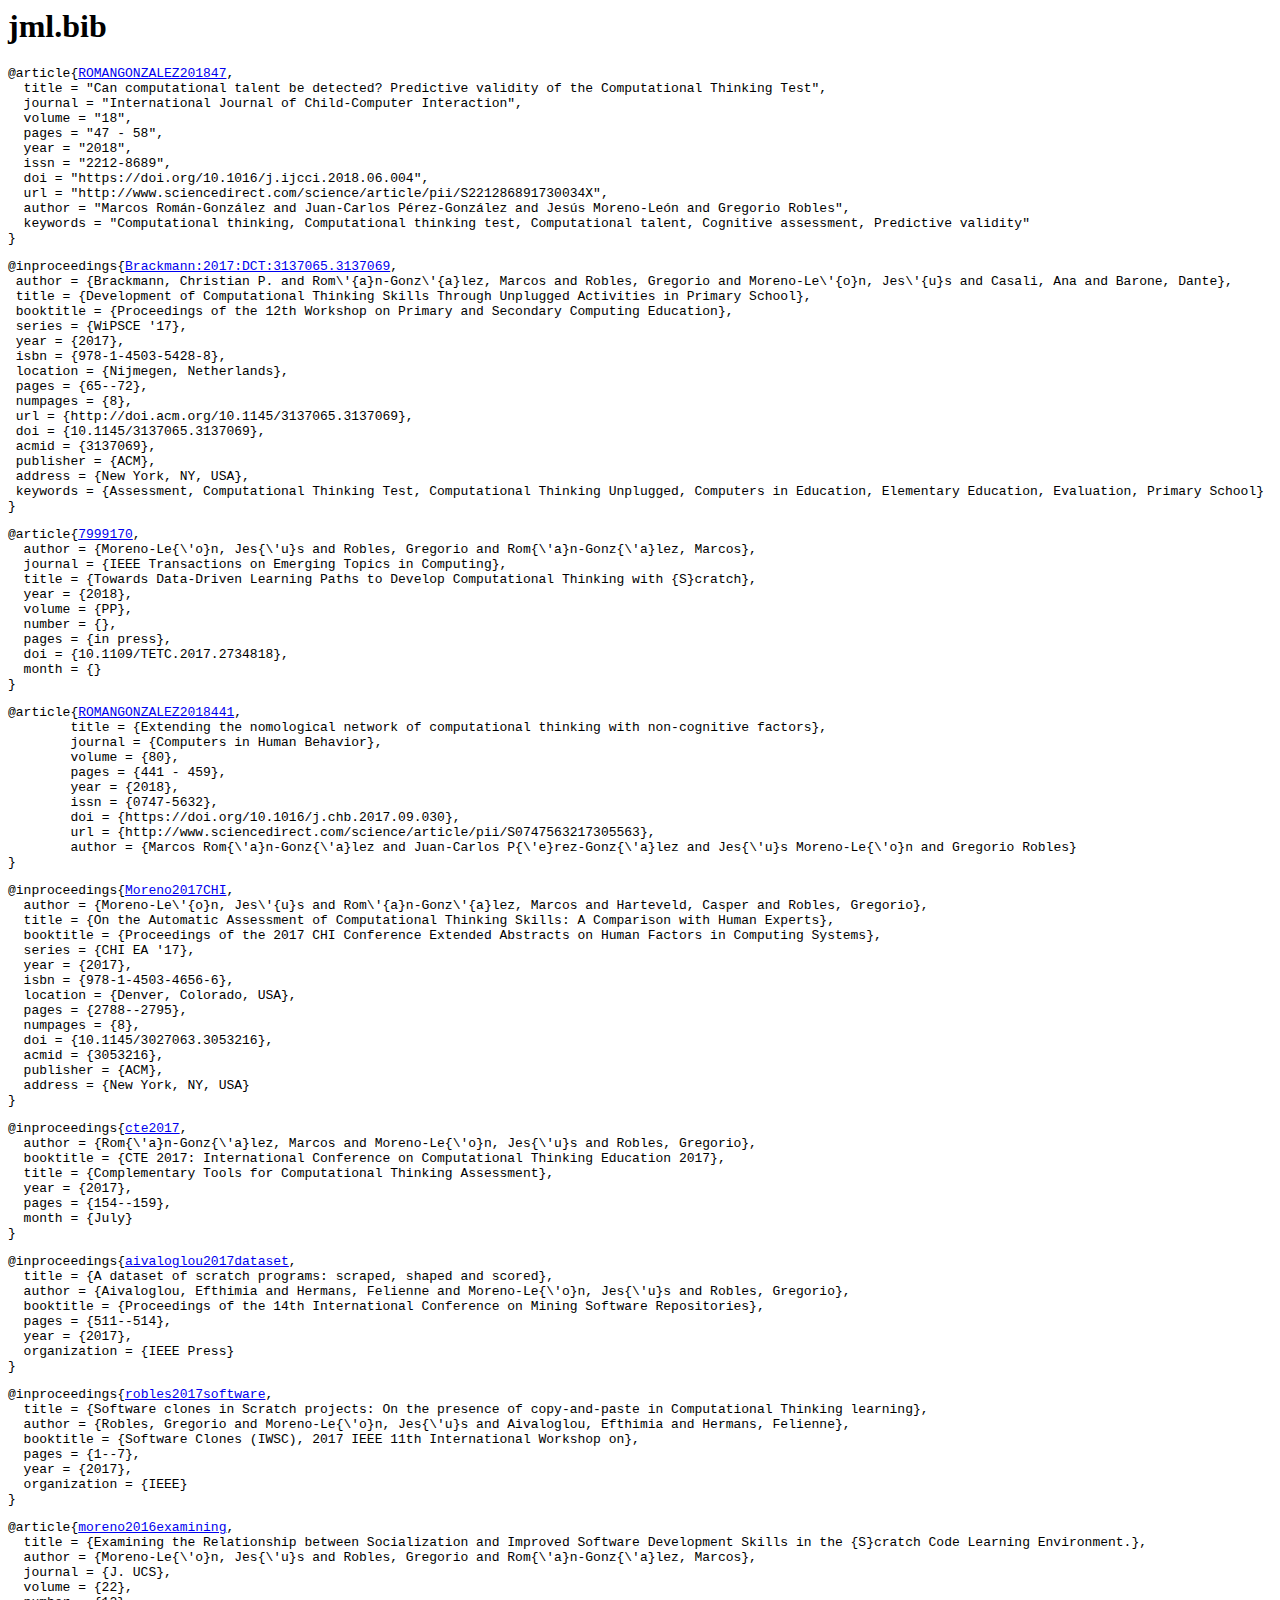
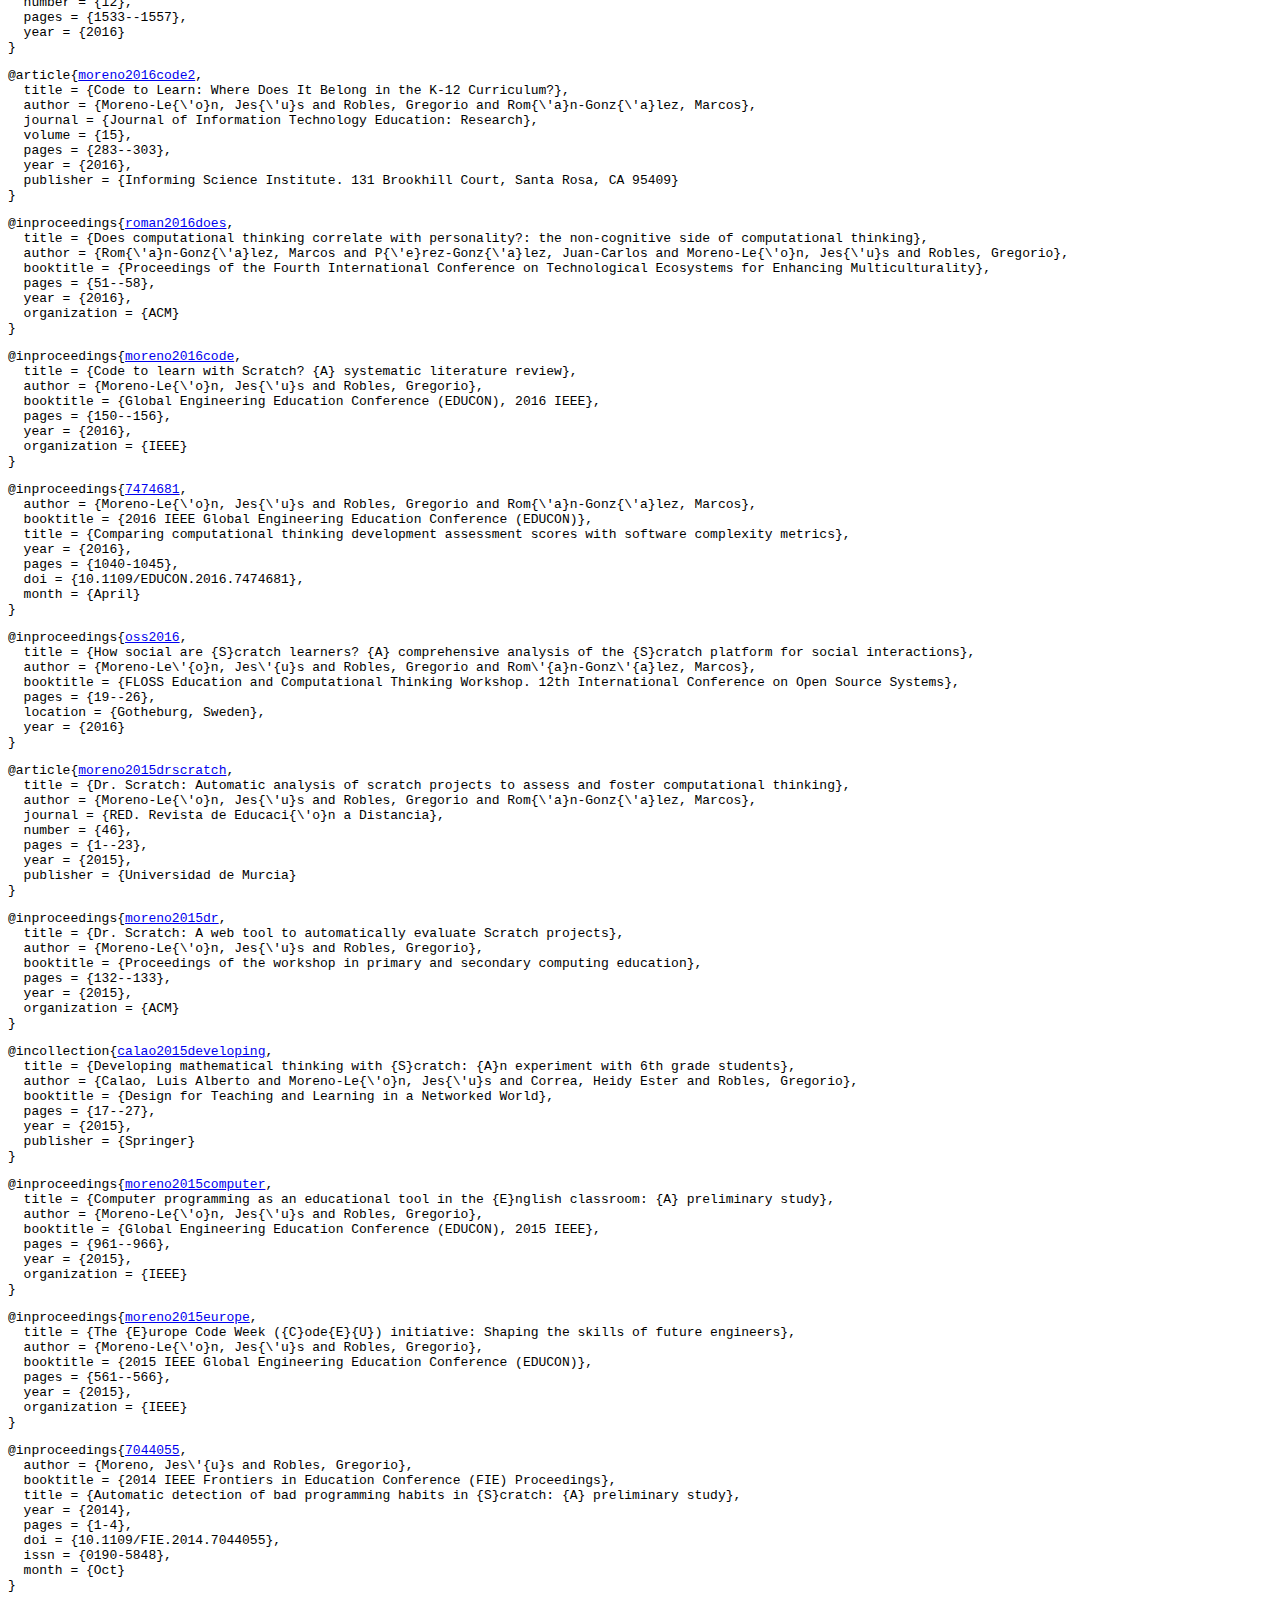
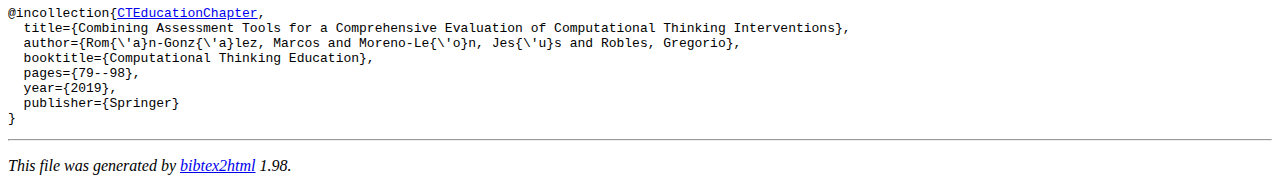
<file: jml_bib.html>
<!DOCTYPE HTML PUBLIC "-//W3C//DTD HTML 4.01 Transitional//EN">

<html>

<head>
<title>jml.bib</title>
</head>

<body>
<h1>jml.bib</h1>


<a name="ROMANGONZALEZ201847"></a><pre>
@article{<a href="jml.html#ROMANGONZALEZ201847">ROMANGONZALEZ201847</a>,
  title = "Can computational talent be detected? Predictive validity of the Computational Thinking Test",
  journal = "International Journal of Child-Computer Interaction",
  volume = "18",
  pages = "47 - 58",
  year = "2018",
  issn = "2212-8689",
  doi = "https://doi.org/10.1016/j.ijcci.2018.06.004",
  url = "http://www.sciencedirect.com/science/article/pii/S221286891730034X",
  author = "Marcos Román-González and Juan-Carlos Pérez-González and Jesús Moreno-León and Gregorio Robles",
  keywords = "Computational thinking, Computational thinking test, Computational talent, Cognitive assessment, Predictive validity"
}
</pre>

<a name="Brackmann:2017:DCT:3137065.3137069"></a><pre>
@inproceedings{<a href="jml.html#Brackmann:2017:DCT:3137065.3137069">Brackmann:2017:DCT:3137065.3137069</a>,
 author = {Brackmann, Christian P. and Rom\'{a}n-Gonz\'{a}lez, Marcos and Robles, Gregorio and Moreno-Le\'{o}n, Jes\'{u}s and Casali, Ana and Barone, Dante},
 title = {Development of Computational Thinking Skills Through Unplugged Activities in Primary School},
 booktitle = {Proceedings of the 12th Workshop on Primary and Secondary Computing Education},
 series = {WiPSCE '17},
 year = {2017},
 isbn = {978-1-4503-5428-8},
 location = {Nijmegen, Netherlands},
 pages = {65--72},
 numpages = {8},
 url = {http://doi.acm.org/10.1145/3137065.3137069},
 doi = {10.1145/3137065.3137069},
 acmid = {3137069},
 publisher = {ACM},
 address = {New York, NY, USA},
 keywords = {Assessment, Computational Thinking Test, Computational Thinking Unplugged, Computers in Education, Elementary Education, Evaluation, Primary School}
} 
</pre>

<a name="7999170"></a><pre>
@article{<a href="jml.html#7999170">7999170</a>,
  author = {Moreno-Le{\'o}n, Jes{\'u}s and Robles, Gregorio and Rom{\'a}n-Gonz{\'a}lez, Marcos},
  journal = {IEEE Transactions on Emerging Topics in Computing},
  title = {Towards Data-Driven Learning Paths to Develop Computational Thinking with {S}cratch},
  year = {2018},
  volume = {PP},
  number = {},
  pages = {in press},
  doi = {10.1109/TETC.2017.2734818},
  month = {}
}
</pre>

<a name="ROMANGONZALEZ2018441"></a><pre>
@article{<a href="jml.html#ROMANGONZALEZ2018441">ROMANGONZALEZ2018441</a>,
	title = {Extending the nomological network of computational thinking with non-cognitive factors},
	journal = {Computers in Human Behavior},
	volume = {80},
	pages = {441 - 459},
	year = {2018},
	issn = {0747-5632},
	doi = {https://doi.org/10.1016/j.chb.2017.09.030},
	url = {http://www.sciencedirect.com/science/article/pii/S0747563217305563},
	author = {Marcos Rom{\'a}n-Gonz{\'a}lez and Juan-Carlos P{\'e}rez-Gonz{\'a}lez and Jes{\'u}s Moreno-Le{\'o}n and Gregorio Robles}
}
</pre>

<a name="Moreno2017CHI"></a><pre>
@inproceedings{<a href="jml.html#Moreno2017CHI">Moreno2017CHI</a>,
  author = {Moreno-Le\'{o}n, Jes\'{u}s and Rom\'{a}n-Gonz\'{a}lez, Marcos and Harteveld, Casper and Robles, Gregorio},
  title = {On the Automatic Assessment of Computational Thinking Skills: A Comparison with Human Experts},
  booktitle = {Proceedings of the 2017 CHI Conference Extended Abstracts on Human Factors in Computing Systems},
  series = {CHI EA '17},
  year = {2017},
  isbn = {978-1-4503-4656-6},
  location = {Denver, Colorado, USA},
  pages = {2788--2795},
  numpages = {8},
  doi = {10.1145/3027063.3053216},
  acmid = {3053216},
  publisher = {ACM},
  address = {New York, NY, USA}
}
</pre>

<a name="cte2017"></a><pre>
@inproceedings{<a href="jml.html#cte2017">cte2017</a>,
  author = {Rom{\'a}n-Gonz{\'a}lez, Marcos and Moreno-Le{\'o}n, Jes{\'u}s and Robles, Gregorio},
  booktitle = {CTE 2017: International Conference on Computational Thinking Education 2017},
  title = {Complementary Tools for Computational Thinking Assessment},
  year = {2017},
  pages = {154--159},
  month = {July}
}
</pre>

<a name="aivaloglou2017dataset"></a><pre>
@inproceedings{<a href="jml.html#aivaloglou2017dataset">aivaloglou2017dataset</a>,
  title = {A dataset of scratch programs: scraped, shaped and scored},
  author = {Aivaloglou, Efthimia and Hermans, Felienne and Moreno-Le{\'o}n, Jes{\'u}s and Robles, Gregorio},
  booktitle = {Proceedings of the 14th International Conference on Mining Software Repositories},
  pages = {511--514},
  year = {2017},
  organization = {IEEE Press}
}
</pre>

<a name="robles2017software"></a><pre>
@inproceedings{<a href="jml.html#robles2017software">robles2017software</a>,
  title = {Software clones in Scratch projects: On the presence of copy-and-paste in Computational Thinking learning},
  author = {Robles, Gregorio and Moreno-Le{\'o}n, Jes{\'u}s and Aivaloglou, Efthimia and Hermans, Felienne},
  booktitle = {Software Clones (IWSC), 2017 IEEE 11th International Workshop on},
  pages = {1--7},
  year = {2017},
  organization = {IEEE}
}
</pre>

<a name="moreno2016examining"></a><pre>
@article{<a href="jml.html#moreno2016examining">moreno2016examining</a>,
  title = {Examining the Relationship between Socialization and Improved Software Development Skills in the {S}cratch Code Learning Environment.},
  author = {Moreno-Le{\'o}n, Jes{\'u}s and Robles, Gregorio and Rom{\'a}n-Gonz{\'a}lez, Marcos},
  journal = {J. UCS},
  volume = {22},
  number = {12},
  pages = {1533--1557},
  year = {2016}
}
</pre>

<a name="moreno2016code2"></a><pre>
@article{<a href="jml.html#moreno2016code2">moreno2016code2</a>,
  title = {Code to Learn: Where Does It Belong in the K-12 Curriculum?},
  author = {Moreno-Le{\'o}n, Jes{\'u}s and Robles, Gregorio and Rom{\'a}n-Gonz{\'a}lez, Marcos},
  journal = {Journal of Information Technology Education: Research},
  volume = {15},
  pages = {283--303},
  year = {2016},
  publisher = {Informing Science Institute. 131 Brookhill Court, Santa Rosa, CA 95409}
}
</pre>

<a name="roman2016does"></a><pre>
@inproceedings{<a href="jml.html#roman2016does">roman2016does</a>,
  title = {Does computational thinking correlate with personality?: the non-cognitive side of computational thinking},
  author = {Rom{\'a}n-Gonz{\'a}lez, Marcos and P{\'e}rez-Gonz{\'a}lez, Juan-Carlos and Moreno-Le{\'o}n, Jes{\'u}s and Robles, Gregorio},
  booktitle = {Proceedings of the Fourth International Conference on Technological Ecosystems for Enhancing Multiculturality},
  pages = {51--58},
  year = {2016},
  organization = {ACM}
}
</pre>

<a name="moreno2016code"></a><pre>
@inproceedings{<a href="jml.html#moreno2016code">moreno2016code</a>,
  title = {Code to learn with Scratch? {A} systematic literature review},
  author = {Moreno-Le{\'o}n, Jes{\'u}s and Robles, Gregorio},
  booktitle = {Global Engineering Education Conference (EDUCON), 2016 IEEE},
  pages = {150--156},
  year = {2016},
  organization = {IEEE}
}
</pre>

<a name="7474681"></a><pre>
@inproceedings{<a href="jml.html#7474681">7474681</a>,
  author = {Moreno-Le{\'o}n, Jes{\'u}s and Robles, Gregorio and Rom{\'a}n-Gonz{\'a}lez, Marcos},
  booktitle = {2016 IEEE Global Engineering Education Conference (EDUCON)},
  title = {Comparing computational thinking development assessment scores with software complexity metrics},
  year = {2016},
  pages = {1040-1045},
  doi = {10.1109/EDUCON.2016.7474681},
  month = {April}
}
</pre>

<a name="oss2016"></a><pre>
@inproceedings{<a href="jml.html#oss2016">oss2016</a>,
  title = {How social are {S}cratch learners? {A} comprehensive analysis of the {S}cratch platform for social interactions},
  author = {Moreno-Le\'{o}n, Jes\'{u}s and Robles, Gregorio and Rom\'{a}n-Gonz\'{a}lez, Marcos},
  booktitle = {FLOSS Education and Computational Thinking Workshop. 12th International Conference on Open Source Systems},
  pages = {19--26},
  location = {Gotheburg, Sweden},
  year = {2016}
}
</pre>

<a name="moreno2015drscratch"></a><pre>
@article{<a href="jml.html#moreno2015drscratch">moreno2015drscratch</a>,
  title = {Dr. Scratch: Automatic analysis of scratch projects to assess and foster computational thinking},
  author = {Moreno-Le{\'o}n, Jes{\'u}s and Robles, Gregorio and Rom{\'a}n-Gonz{\'a}lez, Marcos},
  journal = {RED. Revista de Educaci{\'o}n a Distancia},
  number = {46},
  pages = {1--23},
  year = {2015},
  publisher = {Universidad de Murcia}
}
</pre>

<a name="moreno2015dr"></a><pre>
@inproceedings{<a href="jml.html#moreno2015dr">moreno2015dr</a>,
  title = {Dr. Scratch: A web tool to automatically evaluate Scratch projects},
  author = {Moreno-Le{\'o}n, Jes{\'u}s and Robles, Gregorio},
  booktitle = {Proceedings of the workshop in primary and secondary computing education},
  pages = {132--133},
  year = {2015},
  organization = {ACM}
}
</pre>

<a name="calao2015developing"></a><pre>
@incollection{<a href="jml.html#calao2015developing">calao2015developing</a>,
  title = {Developing mathematical thinking with {S}cratch: {A}n experiment with 6th grade students},
  author = {Calao, Luis Alberto and Moreno-Le{\'o}n, Jes{\'u}s and Correa, Heidy Ester and Robles, Gregorio},
  booktitle = {Design for Teaching and Learning in a Networked World},
  pages = {17--27},
  year = {2015},
  publisher = {Springer}
}
</pre>

<a name="moreno2015computer"></a><pre>
@inproceedings{<a href="jml.html#moreno2015computer">moreno2015computer</a>,
  title = {Computer programming as an educational tool in the {E}nglish classroom: {A} preliminary study},
  author = {Moreno-Le{\'o}n, Jes{\'u}s and Robles, Gregorio},
  booktitle = {Global Engineering Education Conference (EDUCON), 2015 IEEE},
  pages = {961--966},
  year = {2015},
  organization = {IEEE}
}
</pre>

<a name="moreno2015europe"></a><pre>
@inproceedings{<a href="jml.html#moreno2015europe">moreno2015europe</a>,
  title = {The {E}urope Code Week ({C}ode{E}{U}) initiative: Shaping the skills of future engineers},
  author = {Moreno-Le{\'o}n, Jes{\'u}s and Robles, Gregorio},
  booktitle = {2015 IEEE Global Engineering Education Conference (EDUCON)},
  pages = {561--566},
  year = {2015},
  organization = {IEEE}
}
</pre>

<a name="7044055"></a><pre>
@inproceedings{<a href="jml.html#7044055">7044055</a>,
  author = {Moreno, Jes\'{u}s and Robles, Gregorio},
  booktitle = {2014 IEEE Frontiers in Education Conference (FIE) Proceedings},
  title = {Automatic detection of bad programming habits in {S}cratch: {A} preliminary study},
  year = {2014},
  pages = {1-4},
  doi = {10.1109/FIE.2014.7044055},
  issn = {0190-5848},
  month = {Oct}
}
</pre>

<a name="CTEducationChapter"></a><pre>
@incollection{<a href="jml.html#CTEducationChapter">CTEducationChapter</a>,
  title={Combining Assessment Tools for a Comprehensive Evaluation of Computational Thinking Interventions},
  author={Rom{\'a}n-Gonz{\'a}lez, Marcos and Moreno-Le{\'o}n, Jes{\'u}s and Robles, Gregorio},
  booktitle={Computational Thinking Education},
  pages={79--98},
  year={2019},
  publisher={Springer}
}
</pre>

<hr><p><em>This file was generated by
<a href="http://www.lri.fr/~filliatr/bibtex2html/">bibtex2html</a> 1.98.</em></p>
</body>
</html>
</file>
<file: vendor/simple-line-icons/css/simple-line-icons.css>
@font-face {
  font-family: 'simple-line-icons';
  src: url('../fonts/Simple-Line-Icons.eot?v=2.4.0');
  src: url('../fonts/Simple-Line-Icons.eot?v=2.4.0#iefix') format('embedded-opentype'), url('../fonts/Simple-Line-Icons.woff2?v=2.4.0') format('woff2'), url('../fonts/Simple-Line-Icons.ttf?v=2.4.0') format('truetype'), url('../fonts/Simple-Line-Icons.woff?v=2.4.0') format('woff'), url('../fonts/Simple-Line-Icons.svg?v=2.4.0#simple-line-icons') format('svg');
  font-weight: normal;
  font-style: normal;
}
/*
 Use the following CSS code if you want to have a class per icon.
 Instead of a list of all class selectors, you can use the generic [class*="icon-"] selector, but it's slower:
*/
.icon-user,
.icon-people,
.icon-user-female,
.icon-user-follow,
.icon-user-following,
.icon-user-unfollow,
.icon-login,
.icon-logout,
.icon-emotsmile,
.icon-phone,
.icon-call-end,
.icon-call-in,
.icon-call-out,
.icon-map,
.icon-location-pin,
.icon-direction,
.icon-directions,
.icon-compass,
.icon-layers,
.icon-menu,
.icon-list,
.icon-options-vertical,
.icon-options,
.icon-arrow-down,
.icon-arrow-left,
.icon-arrow-right,
.icon-arrow-up,
.icon-arrow-up-circle,
.icon-arrow-left-circle,
.icon-arrow-right-circle,
.icon-arrow-down-circle,
.icon-check,
.icon-clock,
.icon-plus,
.icon-minus,
.icon-close,
.icon-event,
.icon-exclamation,
.icon-organization,
.icon-trophy,
.icon-screen-smartphone,
.icon-screen-desktop,
.icon-plane,
.icon-notebook,
.icon-mustache,
.icon-mouse,
.icon-magnet,
.icon-energy,
.icon-disc,
.icon-cursor,
.icon-cursor-move,
.icon-crop,
.icon-chemistry,
.icon-speedometer,
.icon-shield,
.icon-screen-tablet,
.icon-magic-wand,
.icon-hourglass,
.icon-graduation,
.icon-ghost,
.icon-game-controller,
.icon-fire,
.icon-eyeglass,
.icon-envelope-open,
.icon-envelope-letter,
.icon-bell,
.icon-badge,
.icon-anchor,
.icon-wallet,
.icon-vector,
.icon-speech,
.icon-puzzle,
.icon-printer,
.icon-present,
.icon-playlist,
.icon-pin,
.icon-picture,
.icon-handbag,
.icon-globe-alt,
.icon-globe,
.icon-folder-alt,
.icon-folder,
.icon-film,
.icon-feed,
.icon-drop,
.icon-drawer,
.icon-docs,
.icon-doc,
.icon-diamond,
.icon-cup,
.icon-calculator,
.icon-bubbles,
.icon-briefcase,
.icon-book-open,
.icon-basket-loaded,
.icon-basket,
.icon-bag,
.icon-action-undo,
.icon-action-redo,
.icon-wrench,
.icon-umbrella,
.icon-trash,
.icon-tag,
.icon-support,
.icon-frame,
.icon-size-fullscreen,
.icon-size-actual,
.icon-shuffle,
.icon-share-alt,
.icon-share,
.icon-rocket,
.icon-question,
.icon-pie-chart,
.icon-pencil,
.icon-note,
.icon-loop,
.icon-home,
.icon-grid,
.icon-graph,
.icon-microphone,
.icon-music-tone-alt,
.icon-music-tone,
.icon-earphones-alt,
.icon-earphones,
.icon-equalizer,
.icon-like,
.icon-dislike,
.icon-control-start,
.icon-control-rewind,
.icon-control-play,
.icon-control-pause,
.icon-control-forward,
.icon-control-end,
.icon-volume-1,
.icon-volume-2,
.icon-volume-off,
.icon-calendar,
.icon-bulb,
.icon-chart,
.icon-ban,
.icon-bubble,
.icon-camrecorder,
.icon-camera,
.icon-cloud-download,
.icon-cloud-upload,
.icon-envelope,
.icon-eye,
.icon-flag,
.icon-heart,
.icon-info,
.icon-key,
.icon-link,
.icon-lock,
.icon-lock-open,
.icon-magnifier,
.icon-magnifier-add,
.icon-magnifier-remove,
.icon-paper-clip,
.icon-paper-plane,
.icon-power,
.icon-refresh,
.icon-reload,
.icon-settings,
.icon-star,
.icon-symbol-female,
.icon-symbol-male,
.icon-target,
.icon-credit-card,
.icon-paypal,
.icon-social-tumblr,
.icon-social-twitter,
.icon-social-facebook,
.icon-social-instagram,
.icon-social-linkedin,
.icon-social-pinterest,
.icon-social-github,
.icon-social-google,
.icon-social-reddit,
.icon-social-skype,
.icon-social-dribbble,
.icon-social-behance,
.icon-social-foursqare,
.icon-social-soundcloud,
.icon-social-spotify,
.icon-social-stumbleupon,
.icon-social-youtube,
.icon-social-dropbox,
.icon-social-vkontakte,
.icon-social-steam {
  font-family: 'simple-line-icons';
  speak: none;
  font-style: normal;
  font-weight: normal;
  font-variant: normal;
  text-transform: none;
  line-height: 1;
  /* Better Font Rendering =========== */
  -webkit-font-smoothing: antialiased;
  -moz-osx-font-smoothing: grayscale;
}
.icon-user:before {
  content: "\e005";
}
.icon-people:before {
  content: "\e001";
}
.icon-user-female:before {
  content: "\e000";
}
.icon-user-follow:before {
  content: "\e002";
}
.icon-user-following:before {
  content: "\e003";
}
.icon-user-unfollow:before {
  content: "\e004";
}
.icon-login:before {
  content: "\e066";
}
.icon-logout:before {
  content: "\e065";
}
.icon-emotsmile:before {
  content: "\e021";
}
.icon-phone:before {
  content: "\e600";
}
.icon-call-end:before {
  content: "\e048";
}
.icon-call-in:before {
  content: "\e047";
}
.icon-call-out:before {
  content: "\e046";
}
.icon-map:before {
  content: "\e033";
}
.icon-location-pin:before {
  content: "\e096";
}
.icon-direction:before {
  content: "\e042";
}
.icon-directions:before {
  content: "\e041";
}
.icon-compass:before {
  content: "\e045";
}
.icon-layers:before {
  content: "\e034";
}
.icon-menu:before {
  content: "\e601";
}
.icon-list:before {
  content: "\e067";
}
.icon-options-vertical:before {
  content: "\e602";
}
.icon-options:before {
  content: "\e603";
}
.icon-arrow-down:before {
  content: "\e604";
}
.icon-arrow-left:before {
  content: "\e605";
}
.icon-arrow-right:before {
  content: "\e606";
}
.icon-arrow-up:before {
  content: "\e607";
}
.icon-arrow-up-circle:before {
  content: "\e078";
}
.icon-arrow-left-circle:before {
  content: "\e07a";
}
.icon-arrow-right-circle:before {
  content: "\e079";
}
.icon-arrow-down-circle:before {
  content: "\e07b";
}
.icon-check:before {
  content: "\e080";
}
.icon-clock:before {
  content: "\e081";
}
.icon-plus:before {
  content: "\e095";
}
.icon-minus:before {
  content: "\e615";
}
.icon-close:before {
  content: "\e082";
}
.icon-event:before {
  content: "\e619";
}
.icon-exclamation:before {
  content: "\e617";
}
.icon-organization:before {
  content: "\e616";
}
.icon-trophy:before {
  content: "\e006";
}
.icon-screen-smartphone:before {
  content: "\e010";
}
.icon-screen-desktop:before {
  content: "\e011";
}
.icon-plane:before {
  content: "\e012";
}
.icon-notebook:before {
  content: "\e013";
}
.icon-mustache:before {
  content: "\e014";
}
.icon-mouse:before {
  content: "\e015";
}
.icon-magnet:before {
  content: "\e016";
}
.icon-energy:before {
  content: "\e020";
}
.icon-disc:before {
  content: "\e022";
}
.icon-cursor:before {
  content: "\e06e";
}
.icon-cursor-move:before {
  content: "\e023";
}
.icon-crop:before {
  content: "\e024";
}
.icon-chemistry:before {
  content: "\e026";
}
.icon-speedometer:before {
  content: "\e007";
}
.icon-shield:before {
  content: "\e00e";
}
.icon-screen-tablet:before {
  content: "\e00f";
}
.icon-magic-wand:before {
  content: "\e017";
}
.icon-hourglass:before {
  content: "\e018";
}
.icon-graduation:before {
  content: "\e019";
}
.icon-ghost:before {
  content: "\e01a";
}
.icon-game-controller:before {
  content: "\e01b";
}
.icon-fire:before {
  content: "\e01c";
}
.icon-eyeglass:before {
  content: "\e01d";
}
.icon-envelope-open:before {
  content: "\e01e";
}
.icon-envelope-letter:before {
  content: "\e01f";
}
.icon-bell:before {
  content: "\e027";
}
.icon-badge:before {
  content: "\e028";
}
.icon-anchor:before {
  content: "\e029";
}
.icon-wallet:before {
  content: "\e02a";
}
.icon-vector:before {
  content: "\e02b";
}
.icon-speech:before {
  content: "\e02c";
}
.icon-puzzle:before {
  content: "\e02d";
}
.icon-printer:before {
  content: "\e02e";
}
.icon-present:before {
  content: "\e02f";
}
.icon-playlist:before {
  content: "\e030";
}
.icon-pin:before {
  content: "\e031";
}
.icon-picture:before {
  content: "\e032";
}
.icon-handbag:before {
  content: "\e035";
}
.icon-globe-alt:before {
  content: "\e036";
}
.icon-globe:before {
  content: "\e037";
}
.icon-folder-alt:before {
  content: "\e039";
}
.icon-folder:before {
  content: "\e089";
}
.icon-film:before {
  content: "\e03a";
}
.icon-feed:before {
  content: "\e03b";
}
.icon-drop:before {
  content: "\e03e";
}
.icon-drawer:before {
  content: "\e03f";
}
.icon-docs:before {
  content: "\e040";
}
.icon-doc:before {
  content: "\e085";
}
.icon-diamond:before {
  content: "\e043";
}
.icon-cup:before {
  content: "\e044";
}
.icon-calculator:before {
  content: "\e049";
}
.icon-bubbles:before {
  content: "\e04a";
}
.icon-briefcase:before {
  content: "\e04b";
}
.icon-book-open:before {
  content: "\e04c";
}
.icon-basket-loaded:before {
  content: "\e04d";
}
.icon-basket:before {
  content: "\e04e";
}
.icon-bag:before {
  content: "\e04f";
}
.icon-action-undo:before {
  content: "\e050";
}
.icon-action-redo:before {
  content: "\e051";
}
.icon-wrench:before {
  content: "\e052";
}
.icon-umbrella:before {
  content: "\e053";
}
.icon-trash:before {
  content: "\e054";
}
.icon-tag:before {
  content: "\e055";
}
.icon-support:before {
  content: "\e056";
}
.icon-frame:before {
  content: "\e038";
}
.icon-size-fullscreen:before {
  content: "\e057";
}
.icon-size-actual:before {
  content: "\e058";
}
.icon-shuffle:before {
  content: "\e059";
}
.icon-share-alt:before {
  content: "\e05a";
}
.icon-share:before {
  content: "\e05b";
}
.icon-rocket:before {
  content: "\e05c";
}
.icon-question:before {
  content: "\e05d";
}
.icon-pie-chart:before {
  content: "\e05e";
}
.icon-pencil:before {
  content: "\e05f";
}
.icon-note:before {
  content: "\e060";
}
.icon-loop:before {
  content: "\e064";
}
.icon-home:before {
  content: "\e069";
}
.icon-grid:before {
  content: "\e06a";
}
.icon-graph:before {
  content: "\e06b";
}
.icon-microphone:before {
  content: "\e063";
}
.icon-music-tone-alt:before {
  content: "\e061";
}
.icon-music-tone:before {
  content: "\e062";
}
.icon-earphones-alt:before {
  content: "\e03c";
}
.icon-earphones:before {
  content: "\e03d";
}
.icon-equalizer:before {
  content: "\e06c";
}
.icon-like:before {
  content: "\e068";
}
.icon-dislike:before {
  content: "\e06d";
}
.icon-control-start:before {
  content: "\e06f";
}
.icon-control-rewind:before {
  content: "\e070";
}
.icon-control-play:before {
  content: "\e071";
}
.icon-control-pause:before {
  content: "\e072";
}
.icon-control-forward:before {
  content: "\e073";
}
.icon-control-end:before {
  content: "\e074";
}
.icon-volume-1:before {
  content: "\e09f";
}
.icon-volume-2:before {
  content: "\e0a0";
}
.icon-volume-off:before {
  content: "\e0a1";
}
.icon-calendar:before {
  content: "\e075";
}
.icon-bulb:before {
  content: "\e076";
}
.icon-chart:before {
  content: "\e077";
}
.icon-ban:before {
  content: "\e07c";
}
.icon-bubble:before {
  content: "\e07d";
}
.icon-camrecorder:before {
  content: "\e07e";
}
.icon-camera:before {
  content: "\e07f";
}
.icon-cloud-download:before {
  content: "\e083";
}
.icon-cloud-upload:before {
  content: "\e084";
}
.icon-envelope:before {
  content: "\e086";
}
.icon-eye:before {
  content: "\e087";
}
.icon-flag:before {
  content: "\e088";
}
.icon-heart:before {
  content: "\e08a";
}
.icon-info:before {
  content: "\e08b";
}
.icon-key:before {
  content: "\e08c";
}
.icon-link:before {
  content: "\e08d";
}
.icon-lock:before {
  content: "\e08e";
}
.icon-lock-open:before {
  content: "\e08f";
}
.icon-magnifier:before {
  content: "\e090";
}
.icon-magnifier-add:before {
  content: "\e091";
}
.icon-magnifier-remove:before {
  content: "\e092";
}
.icon-paper-clip:before {
  content: "\e093";
}
.icon-paper-plane:before {
  content: "\e094";
}
.icon-power:before {
  content: "\e097";
}
.icon-refresh:before {
  content: "\e098";
}
.icon-reload:before {
  content: "\e099";
}
.icon-settings:before {
  content: "\e09a";
}
.icon-star:before {
  content: "\e09b";
}
.icon-symbol-female:before {
  content: "\e09c";
}
.icon-symbol-male:before {
  content: "\e09d";
}
.icon-target:before {
  content: "\e09e";
}
.icon-credit-card:before {
  content: "\e025";
}
.icon-paypal:before {
  content: "\e608";
}
.icon-social-tumblr:before {
  content: "\e00a";
}
.icon-social-twitter:before {
  content: "\e009";
}
.icon-social-facebook:before {
  content: "\e00b";
}
.icon-social-instagram:before {
  content: "\e609";
}
.icon-social-linkedin:before {
  content: "\e60a";
}
.icon-social-pinterest:before {
  content: "\e60b";
}
.icon-social-github:before {
  content: "\e60c";
}
.icon-social-google:before {
  content: "\e60d";
}
.icon-social-reddit:before {
  content: "\e60e";
}
.icon-social-skype:before {
  content: "\e60f";
}
.icon-social-dribbble:before {
  content: "\e00d";
}
.icon-social-behance:before {
  content: "\e610";
}
.icon-social-foursqare:before {
  content: "\e611";
}
.icon-social-soundcloud:before {
  content: "\e612";
}
.icon-social-spotify:before {
  content: "\e613";
}
.icon-social-stumbleupon:before {
  content: "\e614";
}
.icon-social-youtube:before {
  content: "\e008";
}
.icon-social-dropbox:before {
  content: "\e00c";
}
.icon-social-vkontakte:before {
  content: "\e618";
}
.icon-social-steam:before {
  content: "\e620";
}
</file>
<file: vendor/devicons/css/devicons.min.css>
/*!
 *  Devicons 1.8.0 made by Theodore Vorillas / http://vorillaz.com 
 */
@font-face{font-family:devicons;src:url(../fonts/devicons.eot?xqxft6);src:url(../fonts/devicons.eot?#iefixxqxft6) format("embedded-opentype"),url(../fonts/devicons.woff?xqxft6) format("woff"),url(../fonts/devicons.ttf?xqxft6) format("truetype"),url(../fonts/devicons.svg?xqxft6#devicons) format("svg");font-weight:400;font-style:normal}.devicons{font-family:devicons;speak:none;font-style:normal;font-weight:400;font-variant:normal;text-transform:none;line-height:1;-webkit-font-smoothing:antialiased;-moz-osx-font-smoothing:grayscale}.devicons-git:before{content:"\e602"}.devicons-git_compare:before{content:"\e628"}.devicons-git_branch:before{content:"\e625"}.devicons-git_commit:before{content:"\e629"}.devicons-git_pull_request:before{content:"\e626"}.devicons-git_merge:before{content:"\e627"}.devicons-bitbucket:before{content:"\e603"}.devicons-github_alt:before{content:"\e608"}.devicons-github_badge:before{content:"\e609"}.devicons-github:before{content:"\e60a"}.devicons-github_full:before{content:"\e617"}.devicons-java:before{content:"\e638"}.devicons-ruby:before{content:"\e639"}.devicons-scala:before{content:"\e637"}.devicons-python:before{content:"\e63c"}.devicons-go:before{content:"\e624"}.devicons-ruby_on_rails:before{content:"\e63b"}.devicons-django:before{content:"\e61d"}.devicons-markdown:before{content:"\e63e"}.devicons-php:before{content:"\e63d"}.devicons-mysql:before{content:"\e604"}.devicons-streamline:before{content:"\e605"}.devicons-database:before{content:"\e606"}.devicons-laravel:before{content:"\e63f"}.devicons-javascript:before{content:"\e64e"}.devicons-angular:before{content:"\e653"}.devicons-backbone:before{content:"\e652"}.devicons-coffeescript:before{content:"\e651"}.devicons-jquery:before{content:"\e650"}.devicons-modernizr:before{content:"\e620"}.devicons-jquery_ui:before{content:"\e654"}.devicons-ember:before{content:"\e61b"}.devicons-dojo:before{content:"\e61c"}.devicons-nodejs:before{content:"\e619"}.devicons-nodejs_small:before{content:"\e618"}.devicons-javascript_shield:before{content:"\e64f"}.devicons-bootstrap:before{content:"\e647"}.devicons-sass:before{content:"\e64b"}.devicons-css3_full:before{content:"\e64a"}.devicons-css3:before{content:"\e649"}.devicons-html5:before{content:"\e636"}.devicons-html5_multimedia:before{content:"\e632"}.devicons-html5_device_access:before{content:"\e633"}.devicons-html5_3d_effects:before{content:"\e635"}.devicons-html5_connectivity:before{content:"\e634"}.devicons-ghost_small:before{content:"\e614"}.devicons-ghost:before{content:"\e61f"}.devicons-magento:before{content:"\e640"}.devicons-joomla:before{content:"\e641"}.devicons-jekyll_small:before{content:"\e60d"}.devicons-drupal:before{content:"\e642"}.devicons-wordpress:before{content:"\e60b"}.devicons-grunt:before{content:"\e64c"}.devicons-bower:before{content:"\e64d"}.devicons-npm:before{content:"\e61e"}.devicons-yahoo_small:before{content:"\e62b"}.devicons-yahoo:before{content:"\e615"}.devicons-bing_small:before{content:"\e600"}.devicons-windows:before{content:"\e60f"}.devicons-linux:before{content:"\e612"}.devicons-ubuntu:before{content:"\e63a"}.devicons-android:before{content:"\e60e"}.devicons-apple:before{content:"\e611"}.devicons-appstore:before{content:"\e613"}.devicons-phonegap:before{content:"\e630"}.devicons-blackberry:before{content:"\e623"}.devicons-stackoverflow:before{content:"\e610"}.devicons-techcrunch:before{content:"\e62c"}.devicons-codrops:before{content:"\e62f"}.devicons-css_tricks:before{content:"\e601"}.devicons-smashing_magazine:before{content:"\e62d"}.devicons-netmagazine:before{content:"\e62e"}.devicons-codepen:before{content:"\e616"}.devicons-cssdeck:before{content:"\e62a"}.devicons-hackernews:before{content:"\e61a"}.devicons-dropbox:before{content:"\e607"}.devicons-google_drive:before{content:"\e631"}.devicons-visualstudio:before{content:"\e60c"}.devicons-unity_small:before{content:"\e621"}.devicons-raspberry_pi:before{content:"\e622"}.devicons-chrome:before{content:"\e643"}.devicons-ie:before{content:"\e644"}.devicons-firefox:before{content:"\e645"}.devicons-opera:before{content:"\e646"}.devicons-safari:before{content:"\e648"}.devicons-swift:before{content:"\e655"}.devicons-symfony:before{content:"\e656"}.devicons-symfony_badge:before{content:"\e657"}.devicons-less:before{content:"\e658"}.devicons-stylus:before{content:"\e659"}.devicons-trello:before{content:"\e65a"}.devicons-atlassian:before{content:"\e65b"}.devicons-jira:before{content:"\e65c"}.devicons-envato:before{content:"\e65d"}.devicons-snap_svg:before{content:"\e65e"}.devicons-raphael:before{content:"\e65f"}.devicons-google_analytics:before{content:"\e660"}.devicons-compass:before{content:"\e661"}.devicons-onedrive:before{content:"\e662"}.devicons-gulp:before{content:"\e663"}.devicons-atom:before{content:"\e664"}.devicons-cisco:before{content:"\e665"}.devicons-nancy:before{content:"\e666"}.devicons-clojure:before{content:"\e668"}.devicons-clojure_alt:before{content:"\e66a"}.devicons-perl:before{content:"\e669"}.devicons-celluloid:before{content:"\e66b"}.devicons-w3c:before{content:"\e66c"}.devicons-redis:before{content:"\e66d"}.devicons-postgresql:before{content:"\e66e"}.devicons-webplatform:before{content:"\e66f"}.devicons-jenkins:before{content:"\e667"}.devicons-requirejs:before{content:"\e670"}.devicons-opensource:before{content:"\e671"}.devicons-typo3:before{content:"\e672"}.devicons-uikit:before{content:"\e673"}.devicons-doctrine:before{content:"\e674"}.devicons-groovy:before{content:"\e675"}.devicons-nginx:before{content:"\e676"}.devicons-haskell:before{content:"\e677"}.devicons-zend:before{content:"\e678"}.devicons-gnu:before{content:"\e679"}.devicons-yeoman:before{content:"\e67a"}.devicons-heroku:before{content:"\e67b"}.devicons-debian:before{content:"\e67d"}.devicons-travis:before{content:"\e67e"}.devicons-dotnet:before{content:"\e67f"}.devicons-codeigniter:before{content:"\e680"}.devicons-javascript_badge:before{content:"\e681"}.devicons-yii:before{content:"\e682"}.devicons-msql_server:before{content:"\e67c"}.devicons-composer:before{content:"\e683"}.devicons-krakenjs_badge:before{content:"\e684"}.devicons-krakenjs:before{content:"\e685"}.devicons-mozilla:before{content:"\e686"}.devicons-firebase:before{content:"\e687"}.devicons-sizzlejs:before{content:"\e688"}.devicons-creativecommons:before{content:"\e689"}.devicons-creativecommons_badge:before{content:"\e68a"}.devicons-mitlicence:before{content:"\e68b"}.devicons-senchatouch:before{content:"\e68c"}.devicons-bugsense:before{content:"\e68d"}.devicons-extjs:before{content:"\e68e"}.devicons-mootools_badge:before{content:"\e68f"}.devicons-mootools:before{content:"\e690"}.devicons-ruby_rough:before{content:"\e691"}.devicons-komodo:before{content:"\e692"}.devicons-coda:before{content:"\e693"}.devicons-bintray:before{content:"\e694"}.devicons-terminal:before{content:"\e695"}.devicons-code:before{content:"\e696"}.devicons-responsive:before{content:"\e697"}.devicons-dart:before{content:"\e698"}.devicons-aptana:before{content:"\e699"}.devicons-mailchimp:before{content:"\e69a"}.devicons-netbeans:before{content:"\e69b"}.devicons-dreamweaver:before{content:"\e69c"}.devicons-brackets:before{content:"\e69d"}.devicons-eclipse:before{content:"\e69e"}.devicons-cloud9:before{content:"\e69f"}.devicons-scrum:before{content:"\e6a0"}.devicons-prolog:before{content:"\e6a1"}.devicons-terminal_badge:before{content:"\e6a2"}.devicons-code_badge:before{content:"\e6a3"}.devicons-mongodb:before{content:"\e6a4"}.devicons-meteor:before{content:"\e6a5"}.devicons-meteorfull:before{content:"\e6a6"}.devicons-fsharp:before{content:"\e6a7"}.devicons-rust:before{content:"\e6a8"}.devicons-ionic:before{content:"\e6a9"}.devicons-sublime:before{content:"\e6aa"}.devicons-appcelerator:before{content:"\e6ab"}.devicons-asterisk:before{content:"\e6ac"}.devicons-aws:before{content:"\e6ad"}.devicons-digital-ocean:before{content:"\e6ae"}.devicons-dlang:before{content:"\e6af"}.devicons-docker:before{content:"\e6b0"}.devicons-erlang:before{content:"\e6b1"}.devicons-google-cloud-platform:before{content:"\e6b2"}.devicons-grails:before{content:"\e6b3"}.devicons-illustrator:before{content:"\e6b4"}.devicons-intellij:before{content:"\e6b5"}.devicons-materializecss:before{content:"\e6b6"}.devicons-openshift:before{content:"\e6b7"}.devicons-photoshop:before{content:"\e6b8"}.devicons-rackspace:before{content:"\e6b9"}.devicons-react:before{content:"\e6ba"}.devicons-redhat:before{content:"\e6bb"}.devicons-scriptcs:before{content:"\e6bc"}.devicons-sqllite:before{content:"\e6c4"}.devicons-vim:before{content:"\e6c5"}
</file>
<file: css/resume.min.css>
/*!
 * Start Bootstrap - Resume v4.0.0-beta.2 (https://startbootstrap.com/template-overviews/resume)
 * Copyright 2013-2017 Start Bootstrap
 * Licensed under MIT (https://github.com/BlackrockDigital/startbootstrap-resume/blob/master/LICENSE)
 */body{font-family:'Open Sans',serif;padding-top:54px;color:#868e96}@media (min-width:992px){body{padding-top:0;padding-left:17rem}}h1,h2,h3,h4,h5,h6{font-family:'Saira Extra Condensed',serif;font-weight:700;text-transform:uppercase;color:#343a40}h1{font-size:6rem;line-height:5.5rem}h2{font-size:3.5rem}.subheading{text-transform:uppercase;font-weight:500;font-family:'Saira Extra Condensed',serif;font-size:1.35rem}.list-social-icons a{color:#495057}.list-social-icons a:hover{color:#bd5d38}.list-social-icons a .fa-lg{font-size:1.75rem}.list-icons{font-size:3rem}.list-icons .list-inline-item i:hover{color:#bd5d38}#sideNav .navbar-nav .nav-item .nav-link{font-weight:600;text-transform:uppercase}@media (min-width:992px){#sideNav{text-align:center;position:fixed;top:0;left:0;display:flex;flex-direction:column;width:17rem;height:100vh}#sideNav .navbar-brand{display:flex;margin:auto auto 0;padding:.5rem}#sideNav .navbar-brand .img-profile{max-width:10rem;max-height:10rem;border:.5rem solid rgba(255,255,255,.2)}#sideNav .navbar-collapse{display:flex;align-items:flex-start;flex-grow:0;width:100%;margin-bottom:auto}#sideNav .navbar-collapse .navbar-nav{flex-direction:column;width:100%}#sideNav .navbar-collapse .navbar-nav .nav-item{display:block}#sideNav .navbar-collapse .navbar-nav .nav-item .nav-link{display:block}}section.resume-section{border-bottom:1px solid #dee2e6;padding-top:5rem!important;padding-bottom:5rem!important}section.resume-section .resume-item .resume-date{min-width:none}@media (min-width:768px){section.resume-section{min-height:100vh}section.resume-section .resume-item .resume-date{min-width:18rem}}@media (min-width:992px){section.resume-section{padding-top:3rem!important;padding-bottom:3rem!important}}.bg-primary{background-color:#bd5d38!important}.text-primary{color:#bd5d38!important}a{color:#bd5d38}a:active,a:focus,a:hover{color:#824027}
</file>
